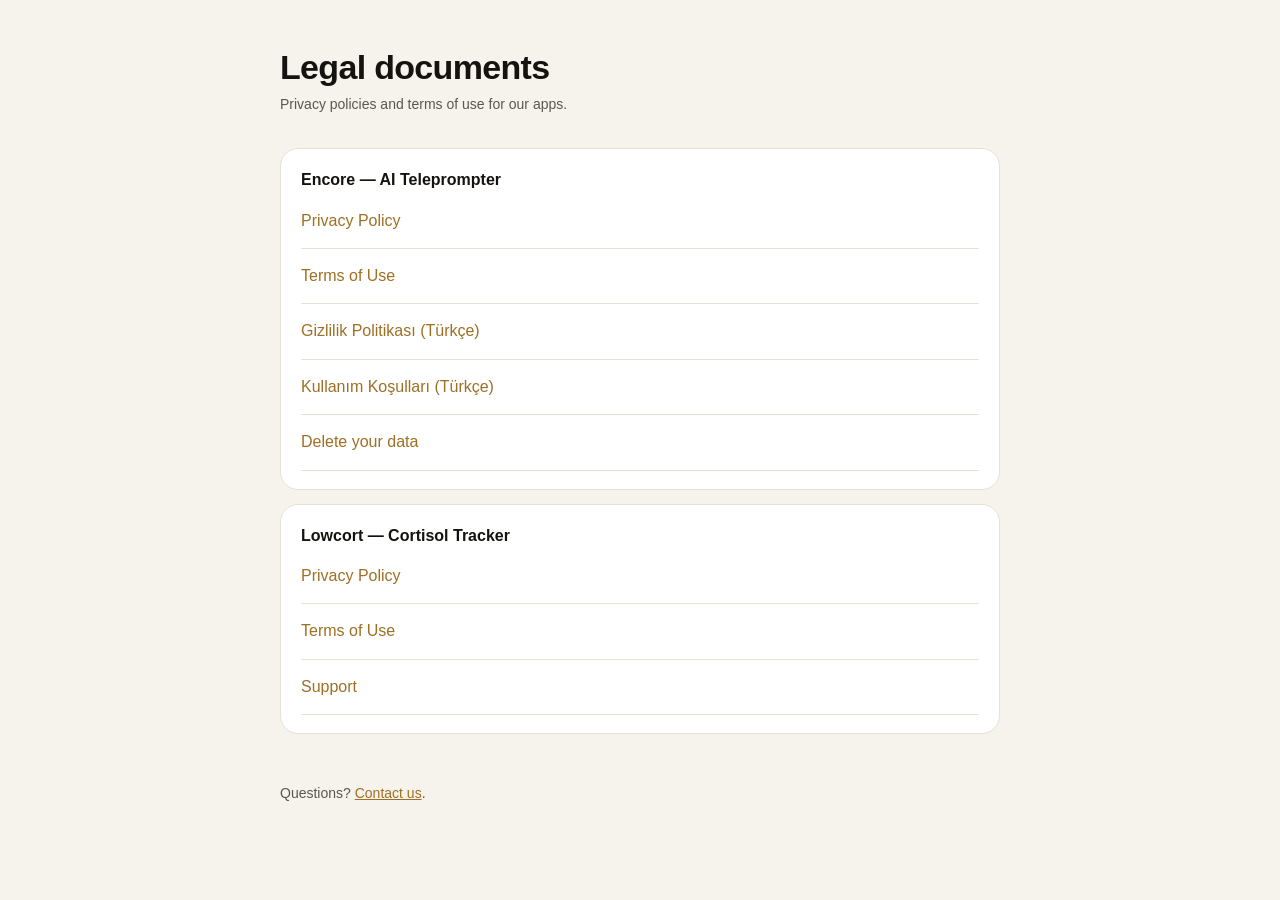
<file: index.html>
<!doctype html>
<html lang="en">
<head>
  <meta charset="utf-8">
  <meta name="viewport" content="width=device-width, initial-scale=1">
  <title>Legal — Apps</title>
  <link rel="stylesheet" href="assets/style.css">
</head>
<body>
<main>
  <h1>Legal documents</h1>
  <p class="updated">Privacy policies and terms of use for our apps.</p>
  <div class="card apps">
    <strong>Encore — AI Teleprompter</strong>
    <a href="encore/privacy.html">Privacy Policy</a>
    <a href="encore/terms.html">Terms of Use</a>
    <a href="encore/privacy-tr.html">Gizlilik Politikası (Türkçe)</a>
    <a href="encore/terms-tr.html">Kullanım Koşulları (Türkçe)</a>
    <a href="encore/delete-data.html">Delete your data</a>
  </div>
  <div class="card apps">
    <strong>Lowcort — Cortisol Tracker</strong>
    <a href="lowcort/privacy.html">Privacy Policy</a>
    <a href="lowcort/terms.html">Terms of Use</a>
    <a href="lowcort/support.html">Support</a>
  </div>
  <footer>Questions? <a href="https://github.com/isml/apps-legal/issues">Contact us</a>.</footer>
</main>
</body>
</html>
</file>
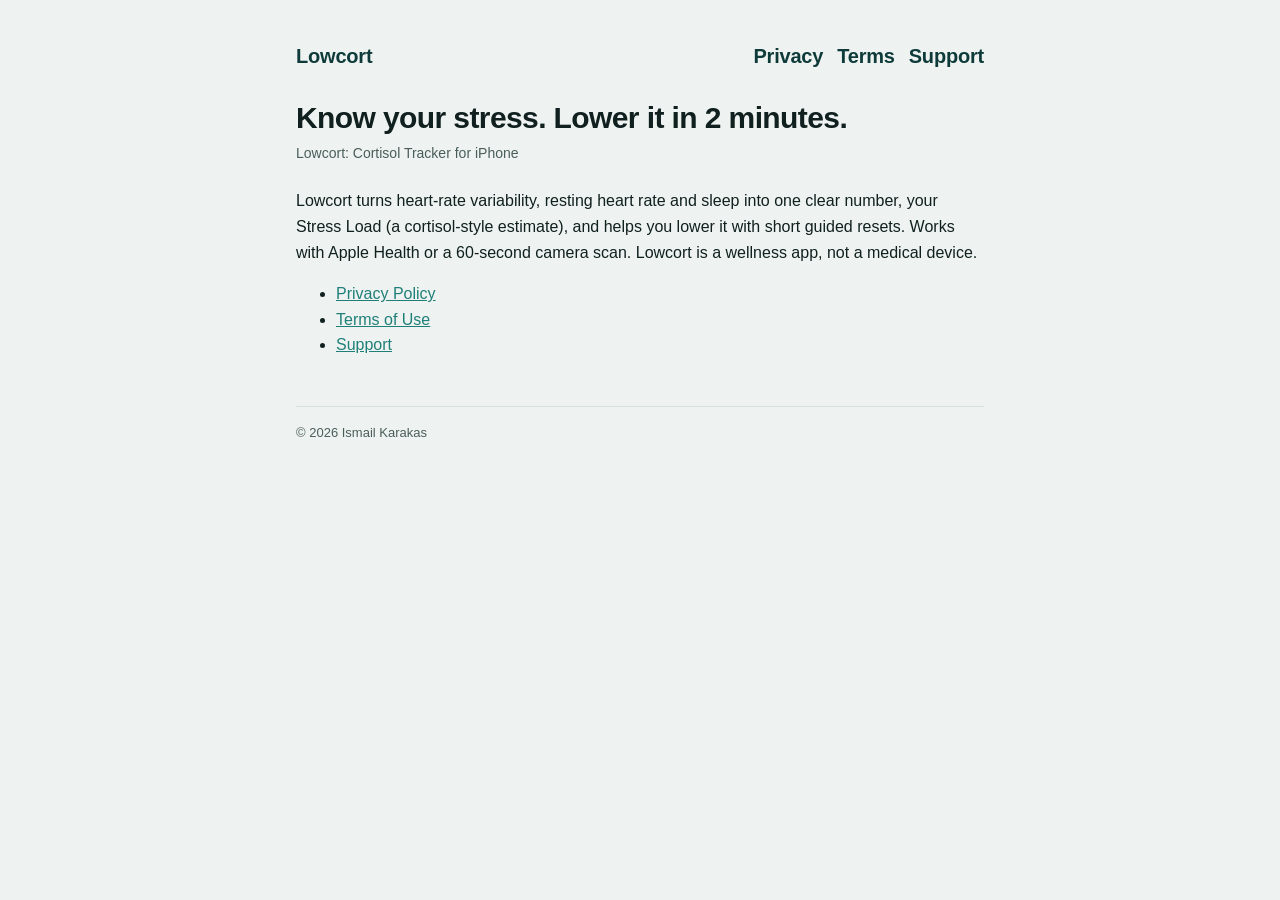
<file: lowcort/index.html>
<!doctype html>
<html lang="en">
<head>
<meta charset="utf-8">
<meta name="viewport" content="width=device-width, initial-scale=1">
<title>Lowcort</title>
<link rel="stylesheet" href="style.css">
</head>
<body>
<main>
<header class="brand"><a href="index.html">Lowcort</a>
<nav><a href="privacy.html">Privacy</a><a href="terms.html">Terms</a><a href="support.html">Support</a></nav></header>
<h1>Know your stress. Lower it in 2 minutes.</h1>
<p class="meta">Lowcort: Cortisol Tracker for iPhone</p>
<p>Lowcort turns heart-rate variability, resting heart rate and sleep into one clear number, your Stress Load (a cortisol-style estimate), and helps you lower it with short guided resets. Works with Apple Health or a 60-second camera scan. Lowcort is a wellness app, not a medical device.</p>
<ul>
<li><a href="privacy.html">Privacy Policy</a></li>
<li><a href="terms.html">Terms of Use</a></li>
<li><a href="support.html">Support</a></li>
</ul>
<footer>© 2026 Ismail Karakas</footer>
</main>
</body>
</html>
</file>
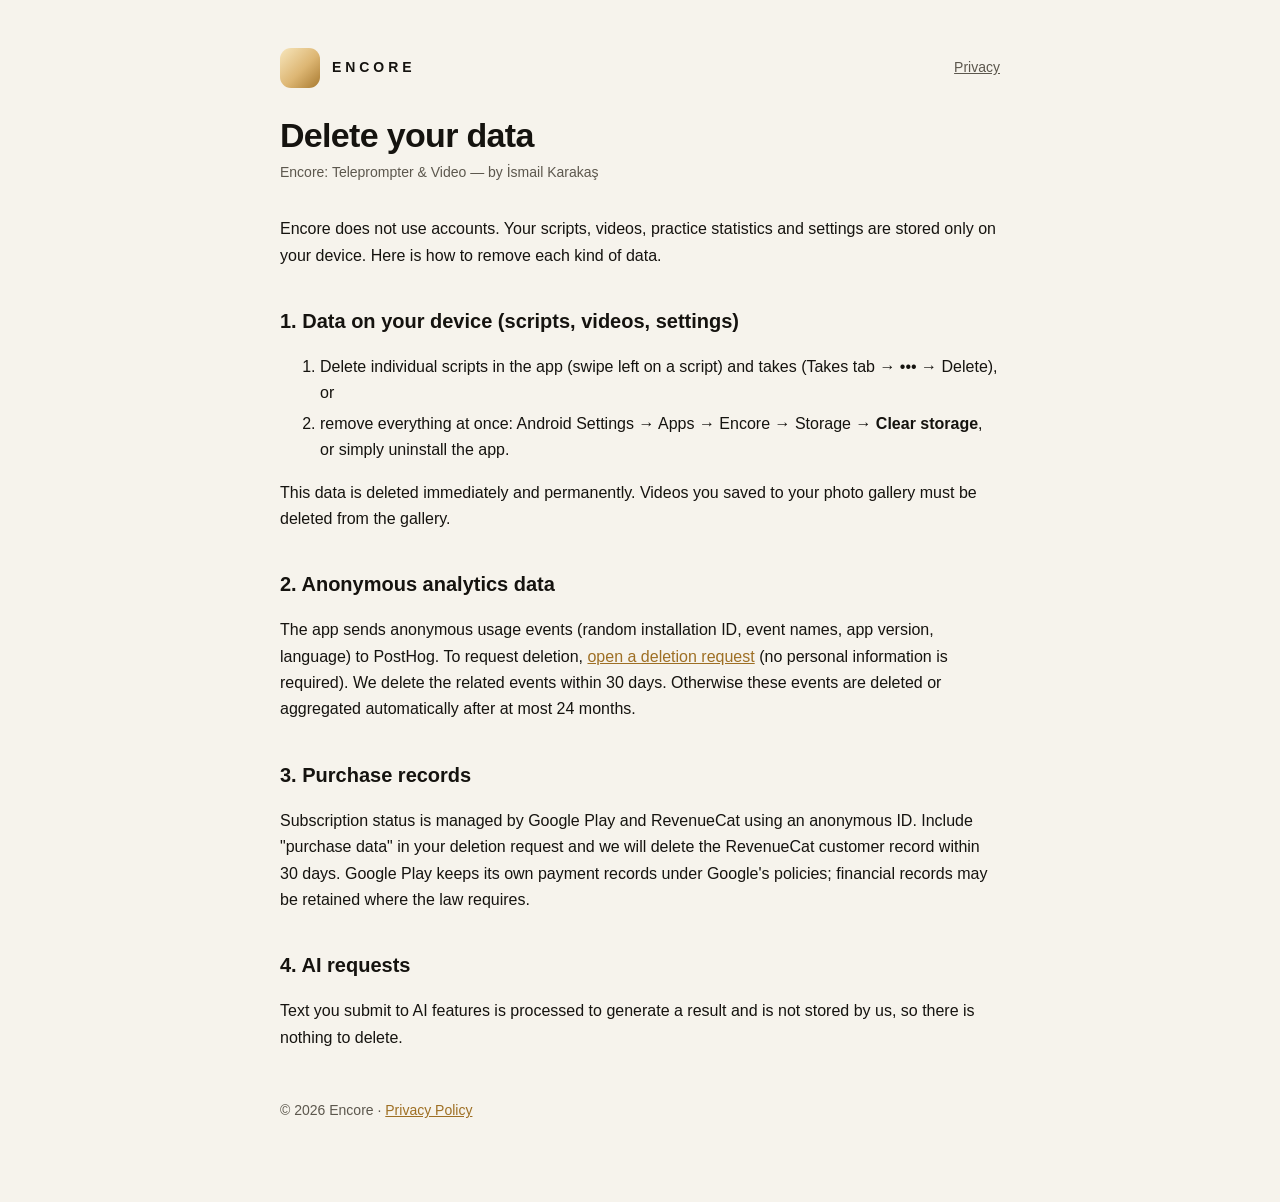
<file: encore/delete-data.html>
<!doctype html>
<html lang="en">
<head>
  <meta charset="utf-8">
  <meta name="viewport" content="width=device-width, initial-scale=1">
  <title>Encore — Delete your data</title>
  <link rel="stylesheet" href="../assets/style.css">
</head>
<body>
<main>
  <header>
    <div class="mark"></div><span class="brand">ENCORE</span>
    <nav class="lang"><a href="privacy.html">Privacy</a></nav>
  </header>

  <h1>Delete your data</h1>
  <p class="updated">Encore: Teleprompter &amp; Video — by İsmail Karakaş</p>

  <p>Encore does not use accounts. Your scripts, videos, practice statistics and settings are stored only on
  your device. Here is how to remove each kind of data.</p>

  <h2>1. Data on your device (scripts, videos, settings)</h2>
  <ol>
    <li>Delete individual scripts in the app (swipe left on a script) and takes (Takes tab → ••• → Delete), or</li>
    <li>remove everything at once: Android Settings → Apps → Encore → Storage → <strong>Clear storage</strong>,
      or simply uninstall the app.</li>
  </ol>
  <p>This data is deleted immediately and permanently. Videos you saved to your photo gallery must be deleted
  from the gallery.</p>

  <h2>2. Anonymous analytics data</h2>
  <p>The app sends anonymous usage events (random installation ID, event names, app version, language) to
  PostHog. To request deletion, <a href="https://github.com/isml/apps-legal/issues/new?title=Encore%20data%20deletion%20request">open a deletion request</a>
  (no personal information is required). We delete the related events within 30 days. Otherwise these events are
  deleted or aggregated automatically after at most 24 months.</p>

  <h2>3. Purchase records</h2>
  <p>Subscription status is managed by Google Play and RevenueCat using an anonymous ID. Include "purchase
  data" in your deletion request and we will delete the RevenueCat customer record within 30 days. Google Play
  keeps its own payment records under Google's policies; financial records may be retained where the law requires.</p>

  <h2>4. AI requests</h2>
  <p>Text you submit to AI features is processed to generate a result and is not stored by us, so there is
  nothing to delete.</p>

  <footer>© 2026 Encore · <a href="privacy.html">Privacy Policy</a></footer>
</main>
</body>
</html>
</file>
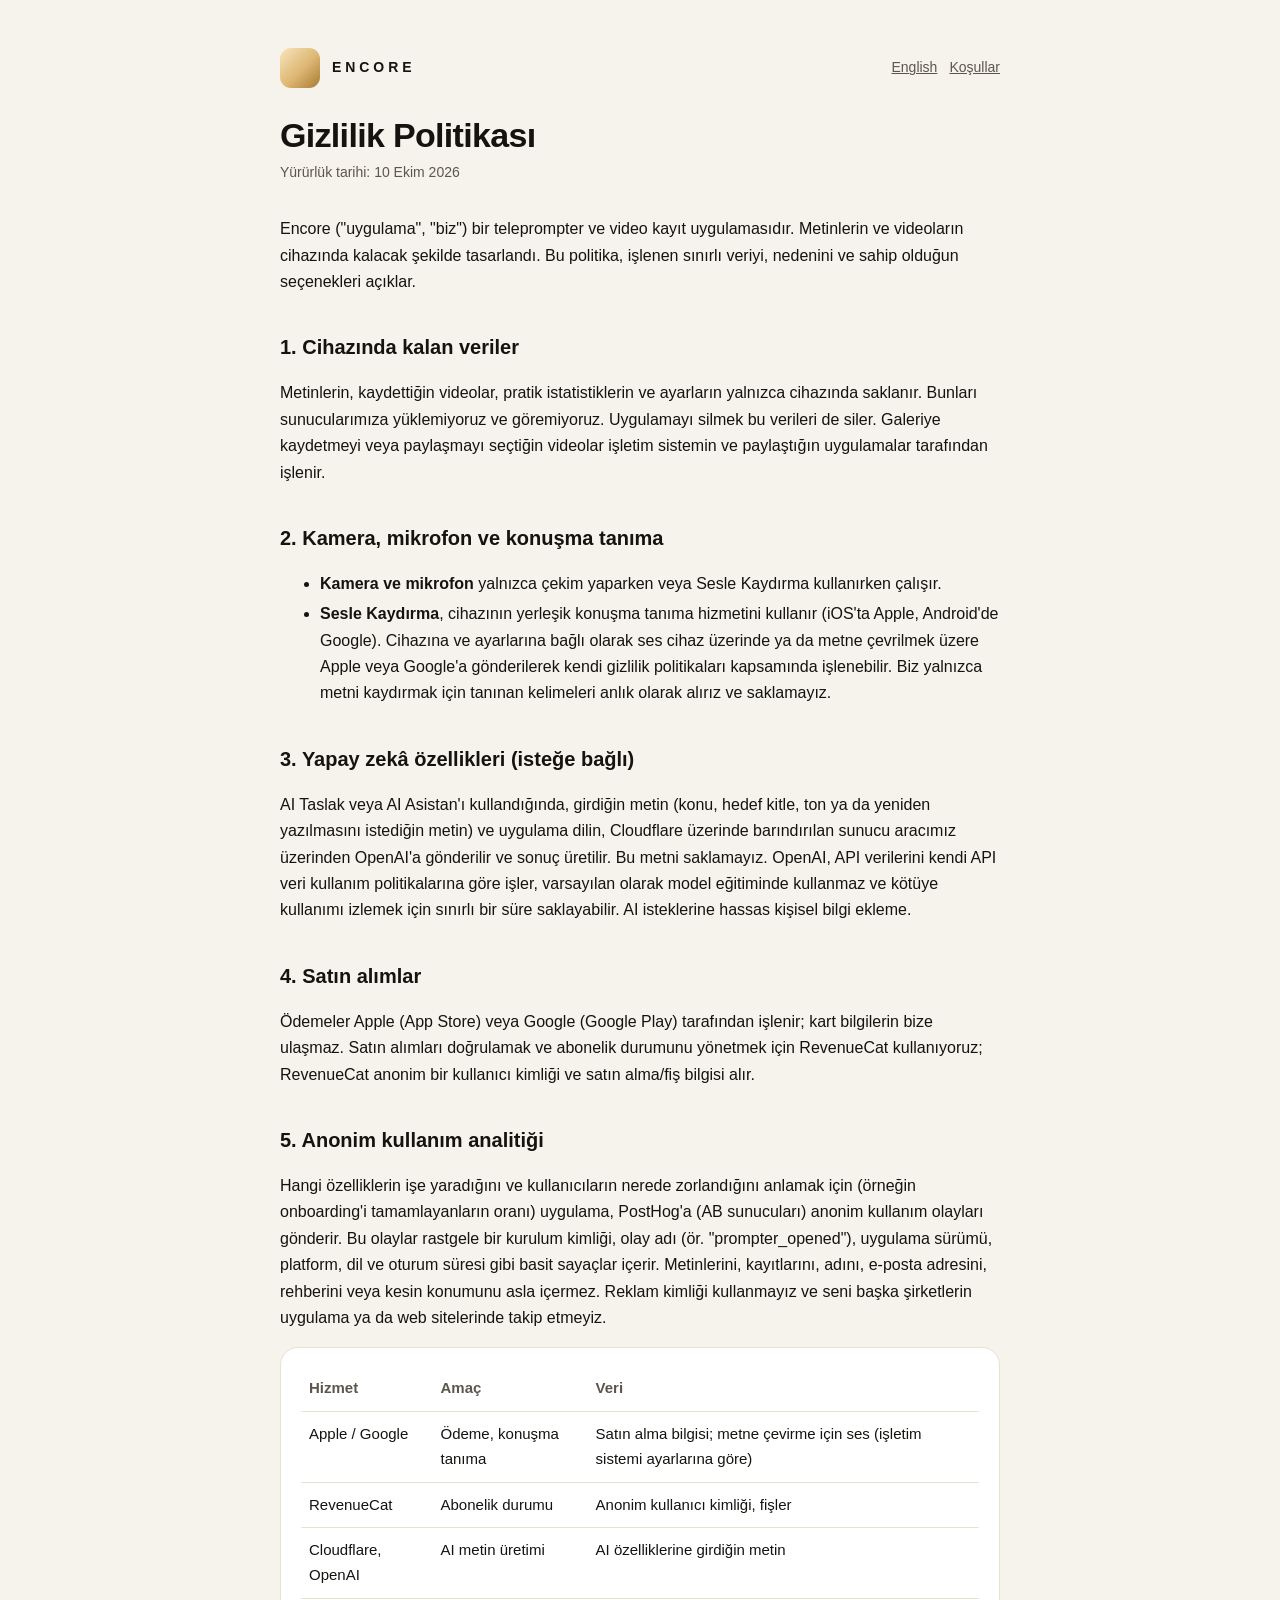
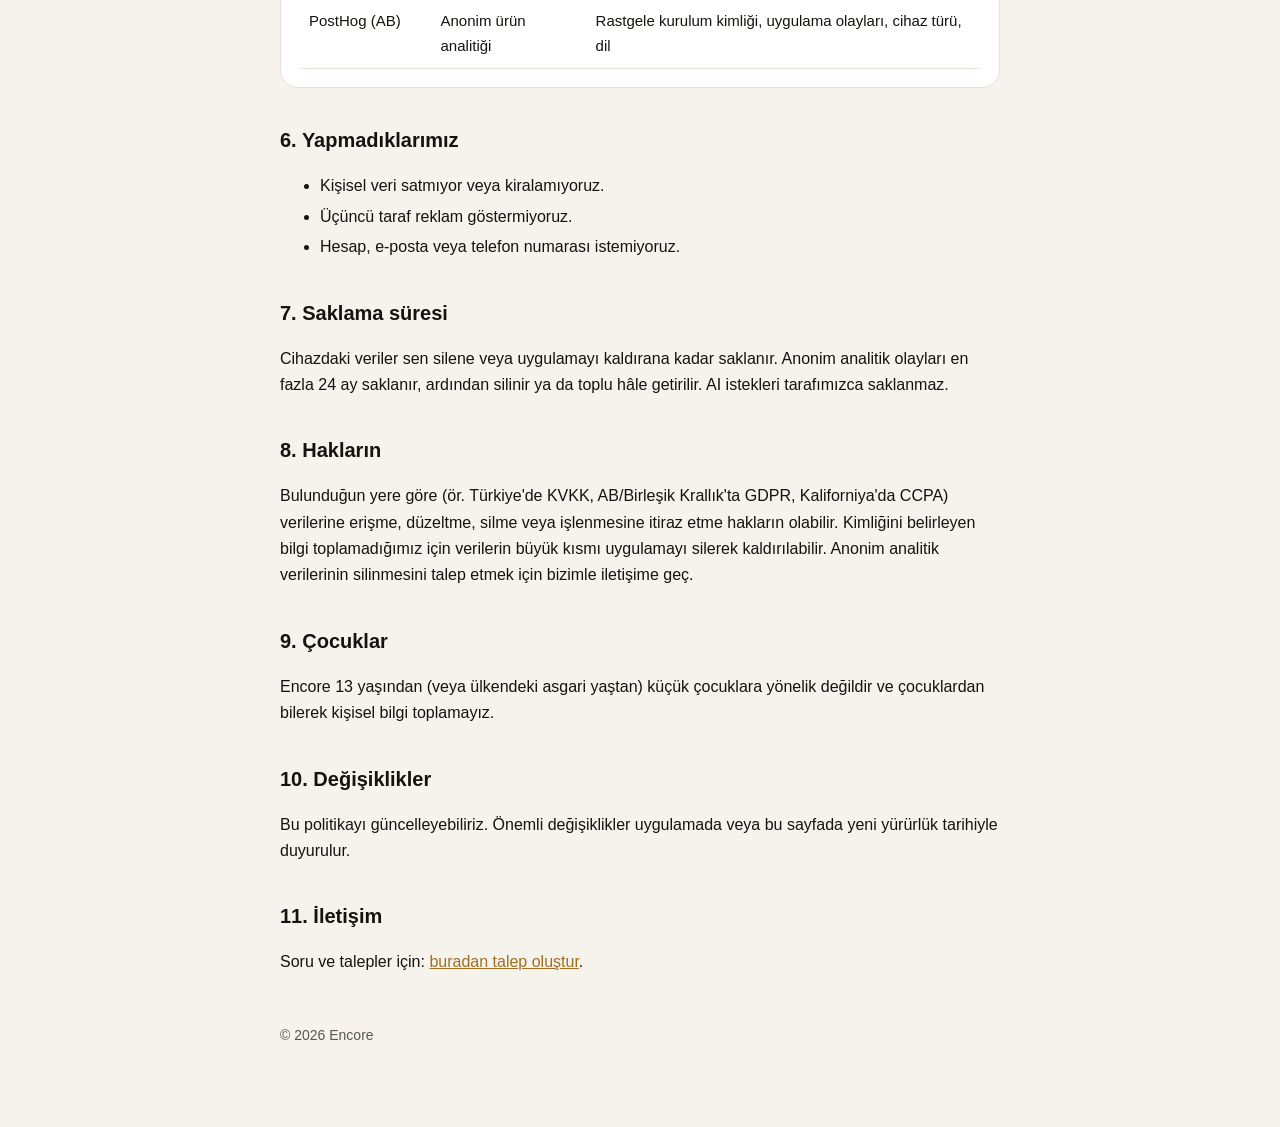
<file: encore/privacy-tr.html>
<!doctype html>
<html lang="tr">
<head>
  <meta charset="utf-8">
  <meta name="viewport" content="width=device-width, initial-scale=1">
  <title>Encore — Gizlilik Politikası</title>
  <link rel="stylesheet" href="../assets/style.css">
</head>
<body>
<main>
  <header>
    <div class="mark"></div><span class="brand">ENCORE</span>
    <nav class="lang"><a href="privacy.html">English</a><a href="terms-tr.html">Koşullar</a></nav>
  </header>

  <h1>Gizlilik Politikası</h1>
  <p class="updated">Yürürlük tarihi: 10 Ekim 2026</p>

  <p>Encore ("uygulama", "biz") bir teleprompter ve video kayıt uygulamasıdır. Metinlerin ve videoların cihazında
  kalacak şekilde tasarlandı. Bu politika, işlenen sınırlı veriyi, nedenini ve sahip olduğun seçenekleri açıklar.</p>

  <h2>1. Cihazında kalan veriler</h2>
  <p>Metinlerin, kaydettiğin videolar, pratik istatistiklerin ve ayarların yalnızca cihazında saklanır. Bunları
  sunucularımıza yüklemiyoruz ve göremiyoruz. Uygulamayı silmek bu verileri de siler. Galeriye kaydetmeyi veya
  paylaşmayı seçtiğin videolar işletim sistemin ve paylaştığın uygulamalar tarafından işlenir.</p>

  <h2>2. Kamera, mikrofon ve konuşma tanıma</h2>
  <ul>
    <li><strong>Kamera ve mikrofon</strong> yalnızca çekim yaparken veya Sesle Kaydırma kullanırken çalışır.</li>
    <li><strong>Sesle Kaydırma</strong>, cihazının yerleşik konuşma tanıma hizmetini kullanır (iOS'ta Apple, Android'de
      Google). Cihazına ve ayarlarına bağlı olarak ses cihaz üzerinde ya da metne çevrilmek üzere Apple veya Google'a
      gönderilerek kendi gizlilik politikaları kapsamında işlenebilir. Biz yalnızca metni kaydırmak için tanınan
      kelimeleri anlık olarak alırız ve saklamayız.</li>
  </ul>

  <h2>3. Yapay zekâ özellikleri (isteğe bağlı)</h2>
  <p>AI Taslak veya AI Asistan'ı kullandığında, girdiğin metin (konu, hedef kitle, ton ya da yeniden yazılmasını
  istediğin metin) ve uygulama dilin, Cloudflare üzerinde barındırılan sunucu aracımız üzerinden OpenAI'a gönderilir
  ve sonuç üretilir. Bu metni saklamayız. OpenAI, API verilerini kendi API veri kullanım politikalarına göre işler,
  varsayılan olarak model eğitiminde kullanmaz ve kötüye kullanımı izlemek için sınırlı bir süre saklayabilir.
  AI isteklerine hassas kişisel bilgi ekleme.</p>

  <h2>4. Satın alımlar</h2>
  <p>Ödemeler Apple (App Store) veya Google (Google Play) tarafından işlenir; kart bilgilerin bize ulaşmaz. Satın
  alımları doğrulamak ve abonelik durumunu yönetmek için RevenueCat kullanıyoruz; RevenueCat anonim bir kullanıcı
  kimliği ve satın alma/fiş bilgisi alır.</p>

  <h2>5. Anonim kullanım analitiği</h2>
  <p>Hangi özelliklerin işe yaradığını ve kullanıcıların nerede zorlandığını anlamak için (örneğin onboarding'i
  tamamlayanların oranı) uygulama, PostHog'a (AB sunucuları) anonim kullanım olayları gönderir. Bu olaylar rastgele
  bir kurulum kimliği, olay adı (ör. "prompter_opened"), uygulama sürümü, platform, dil ve oturum süresi gibi basit
  sayaçlar içerir. Metinlerini, kayıtlarını, adını, e-posta adresini, rehberini veya kesin konumunu asla içermez.
  Reklam kimliği kullanmayız ve seni başka şirketlerin uygulama ya da web sitelerinde takip etmeyiz.</p>

  <div class="card">
    <table>
      <tr><th>Hizmet</th><th>Amaç</th><th>Veri</th></tr>
      <tr><td>Apple / Google</td><td>Ödeme, konuşma tanıma</td><td>Satın alma bilgisi; metne çevirme için ses (işletim sistemi ayarlarına göre)</td></tr>
      <tr><td>RevenueCat</td><td>Abonelik durumu</td><td>Anonim kullanıcı kimliği, fişler</td></tr>
      <tr><td>Cloudflare, OpenAI</td><td>AI metin üretimi</td><td>AI özelliklerine girdiğin metin</td></tr>
      <tr><td>PostHog (AB)</td><td>Anonim ürün analitiği</td><td>Rastgele kurulum kimliği, uygulama olayları, cihaz türü, dil</td></tr>
    </table>
  </div>

  <h2>6. Yapmadıklarımız</h2>
  <ul>
    <li>Kişisel veri satmıyor veya kiralamıyoruz.</li>
    <li>Üçüncü taraf reklam göstermiyoruz.</li>
    <li>Hesap, e-posta veya telefon numarası istemiyoruz.</li>
  </ul>

  <h2>7. Saklama süresi</h2>
  <p>Cihazdaki veriler sen silene veya uygulamayı kaldırana kadar saklanır. Anonim analitik olayları en fazla 24 ay
  saklanır, ardından silinir ya da toplu hâle getirilir. AI istekleri tarafımızca saklanmaz.</p>

  <h2>8. Hakların</h2>
  <p>Bulunduğun yere göre (ör. Türkiye'de KVKK, AB/Birleşik Krallık'ta GDPR, Kaliforniya'da CCPA) verilerine erişme,
  düzeltme, silme veya işlenmesine itiraz etme hakların olabilir. Kimliğini belirleyen bilgi toplamadığımız için
  verilerin büyük kısmı uygulamayı silerek kaldırılabilir. Anonim analitik verilerinin silinmesini talep etmek için
  bizimle iletişime geç.</p>

  <h2>9. Çocuklar</h2>
  <p>Encore 13 yaşından (veya ülkendeki asgari yaştan) küçük çocuklara yönelik değildir ve çocuklardan bilerek kişisel
  bilgi toplamayız.</p>

  <h2>10. Değişiklikler</h2>
  <p>Bu politikayı güncelleyebiliriz. Önemli değişiklikler uygulamada veya bu sayfada yeni yürürlük tarihiyle
  duyurulur.</p>

  <h2>11. İletişim</h2>
  <p>Soru ve talepler için: <a href="https://github.com/isml/apps-legal/issues">buradan talep oluştur</a>.</p>

  <footer>© 2026 Encore</footer>
</main>
</body>
</html>
</file>
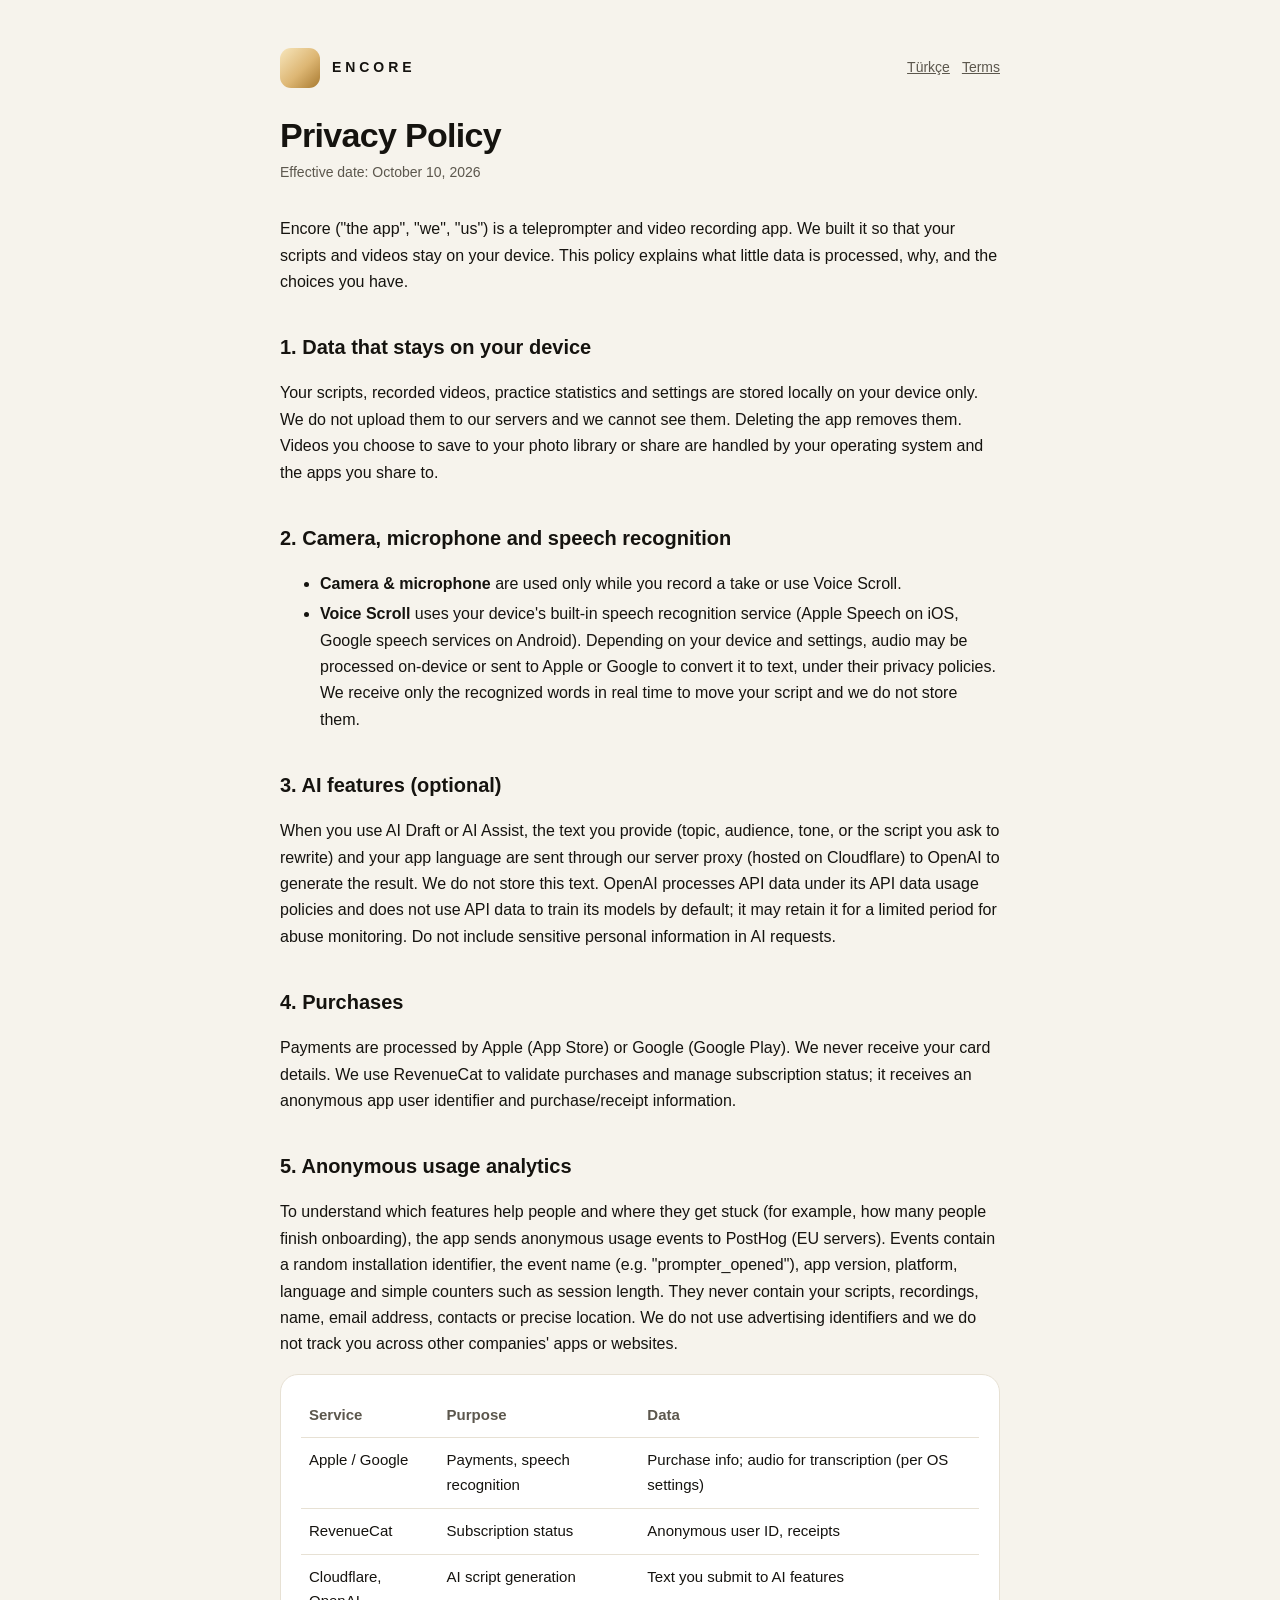
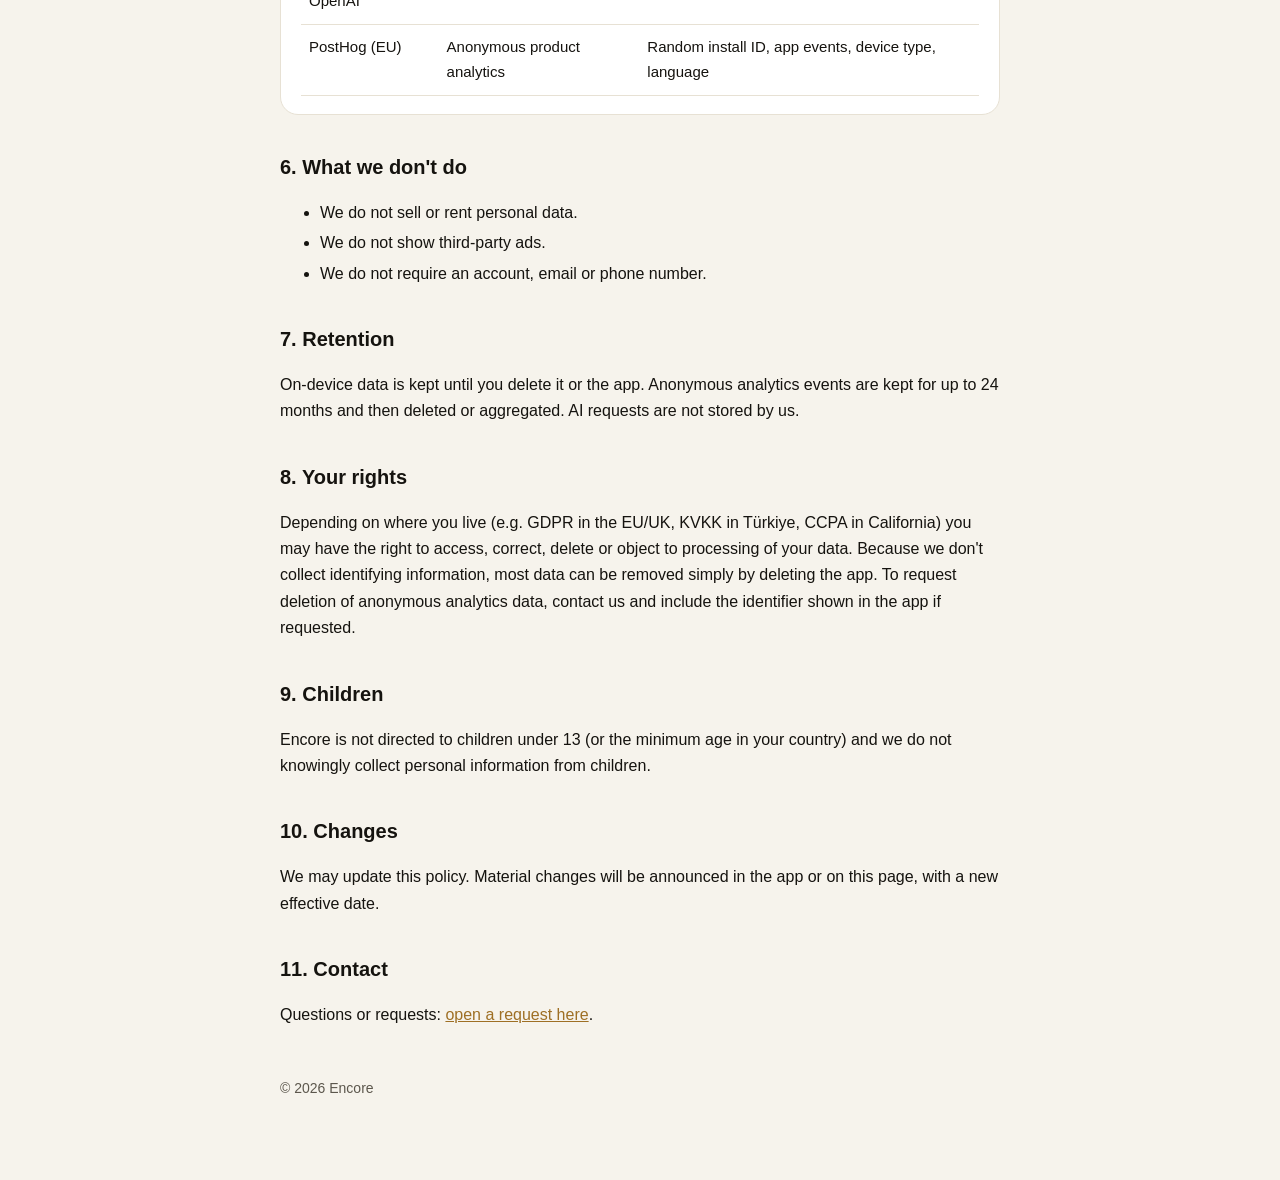
<file: encore/privacy.html>
<!doctype html>
<html lang="en">
<head>
  <meta charset="utf-8">
  <meta name="viewport" content="width=device-width, initial-scale=1">
  <title>Encore — Privacy Policy</title>
  <link rel="stylesheet" href="../assets/style.css">
</head>
<body>
<main>
  <header>
    <div class="mark"></div><span class="brand">ENCORE</span>
    <nav class="lang"><a href="privacy-tr.html">Türkçe</a><a href="terms.html">Terms</a></nav>
  </header>

  <h1>Privacy Policy</h1>
  <p class="updated">Effective date: October 10, 2026</p>

  <p>Encore ("the app", "we", "us") is a teleprompter and video recording app. We built it so that your
  scripts and videos stay on your device. This policy explains what little data is processed, why, and the
  choices you have.</p>

  <h2>1. Data that stays on your device</h2>
  <p>Your scripts, recorded videos, practice statistics and settings are stored locally on your device only.
  We do not upload them to our servers and we cannot see them. Deleting the app removes them. Videos you
  choose to save to your photo library or share are handled by your operating system and the apps you share to.</p>

  <h2>2. Camera, microphone and speech recognition</h2>
  <ul>
    <li><strong>Camera &amp; microphone</strong> are used only while you record a take or use Voice Scroll.</li>
    <li><strong>Voice Scroll</strong> uses your device's built-in speech recognition service (Apple Speech on
      iOS, Google speech services on Android). Depending on your device and settings, audio may be processed
      on-device or sent to Apple or Google to convert it to text, under their privacy policies. We receive
      only the recognized words in real time to move your script and we do not store them.</li>
  </ul>

  <h2>3. AI features (optional)</h2>
  <p>When you use AI Draft or AI Assist, the text you provide (topic, audience, tone, or the script you ask to
  rewrite) and your app language are sent through our server proxy (hosted on Cloudflare) to OpenAI to generate
  the result. We do not store this text. OpenAI processes API data under its API data usage policies and does
  not use API data to train its models by default; it may retain it for a limited period for abuse monitoring.
  Do not include sensitive personal information in AI requests.</p>

  <h2>4. Purchases</h2>
  <p>Payments are processed by Apple (App Store) or Google (Google Play). We never receive your card details.
  We use RevenueCat to validate purchases and manage subscription status; it receives an anonymous app user
  identifier and purchase/receipt information.</p>

  <h2>5. Anonymous usage analytics</h2>
  <p>To understand which features help people and where they get stuck (for example, how many people finish
  onboarding), the app sends anonymous usage events to PostHog (EU servers). Events contain a random
  installation identifier, the event name (e.g. "prompter_opened"), app version, platform, language and
  simple counters such as session length. They never contain your scripts, recordings, name, email address,
  contacts or precise location. We do not use advertising identifiers and we do not track you across other
  companies' apps or websites.</p>

  <div class="card">
    <table>
      <tr><th>Service</th><th>Purpose</th><th>Data</th></tr>
      <tr><td>Apple / Google</td><td>Payments, speech recognition</td><td>Purchase info; audio for transcription (per OS settings)</td></tr>
      <tr><td>RevenueCat</td><td>Subscription status</td><td>Anonymous user ID, receipts</td></tr>
      <tr><td>Cloudflare, OpenAI</td><td>AI script generation</td><td>Text you submit to AI features</td></tr>
      <tr><td>PostHog (EU)</td><td>Anonymous product analytics</td><td>Random install ID, app events, device type, language</td></tr>
    </table>
  </div>

  <h2>6. What we don't do</h2>
  <ul>
    <li>We do not sell or rent personal data.</li>
    <li>We do not show third-party ads.</li>
    <li>We do not require an account, email or phone number.</li>
  </ul>

  <h2>7. Retention</h2>
  <p>On-device data is kept until you delete it or the app. Anonymous analytics events are kept for up to
  24 months and then deleted or aggregated. AI requests are not stored by us.</p>

  <h2>8. Your rights</h2>
  <p>Depending on where you live (e.g. GDPR in the EU/UK, KVKK in Türkiye, CCPA in California) you may have
  the right to access, correct, delete or object to processing of your data. Because we don't collect
  identifying information, most data can be removed simply by deleting the app. To request deletion of
  anonymous analytics data, contact us and include the identifier shown in the app if requested.</p>

  <h2>9. Children</h2>
  <p>Encore is not directed to children under 13 (or the minimum age in your country) and we do not knowingly
  collect personal information from children.</p>

  <h2>10. Changes</h2>
  <p>We may update this policy. Material changes will be announced in the app or on this page, with a new
  effective date.</p>

  <h2>11. Contact</h2>
  <p>Questions or requests: <a href="https://github.com/isml/apps-legal/issues">open a request here</a>.</p>

  <footer>© 2026 Encore</footer>
</main>
</body>
</html>
</file>
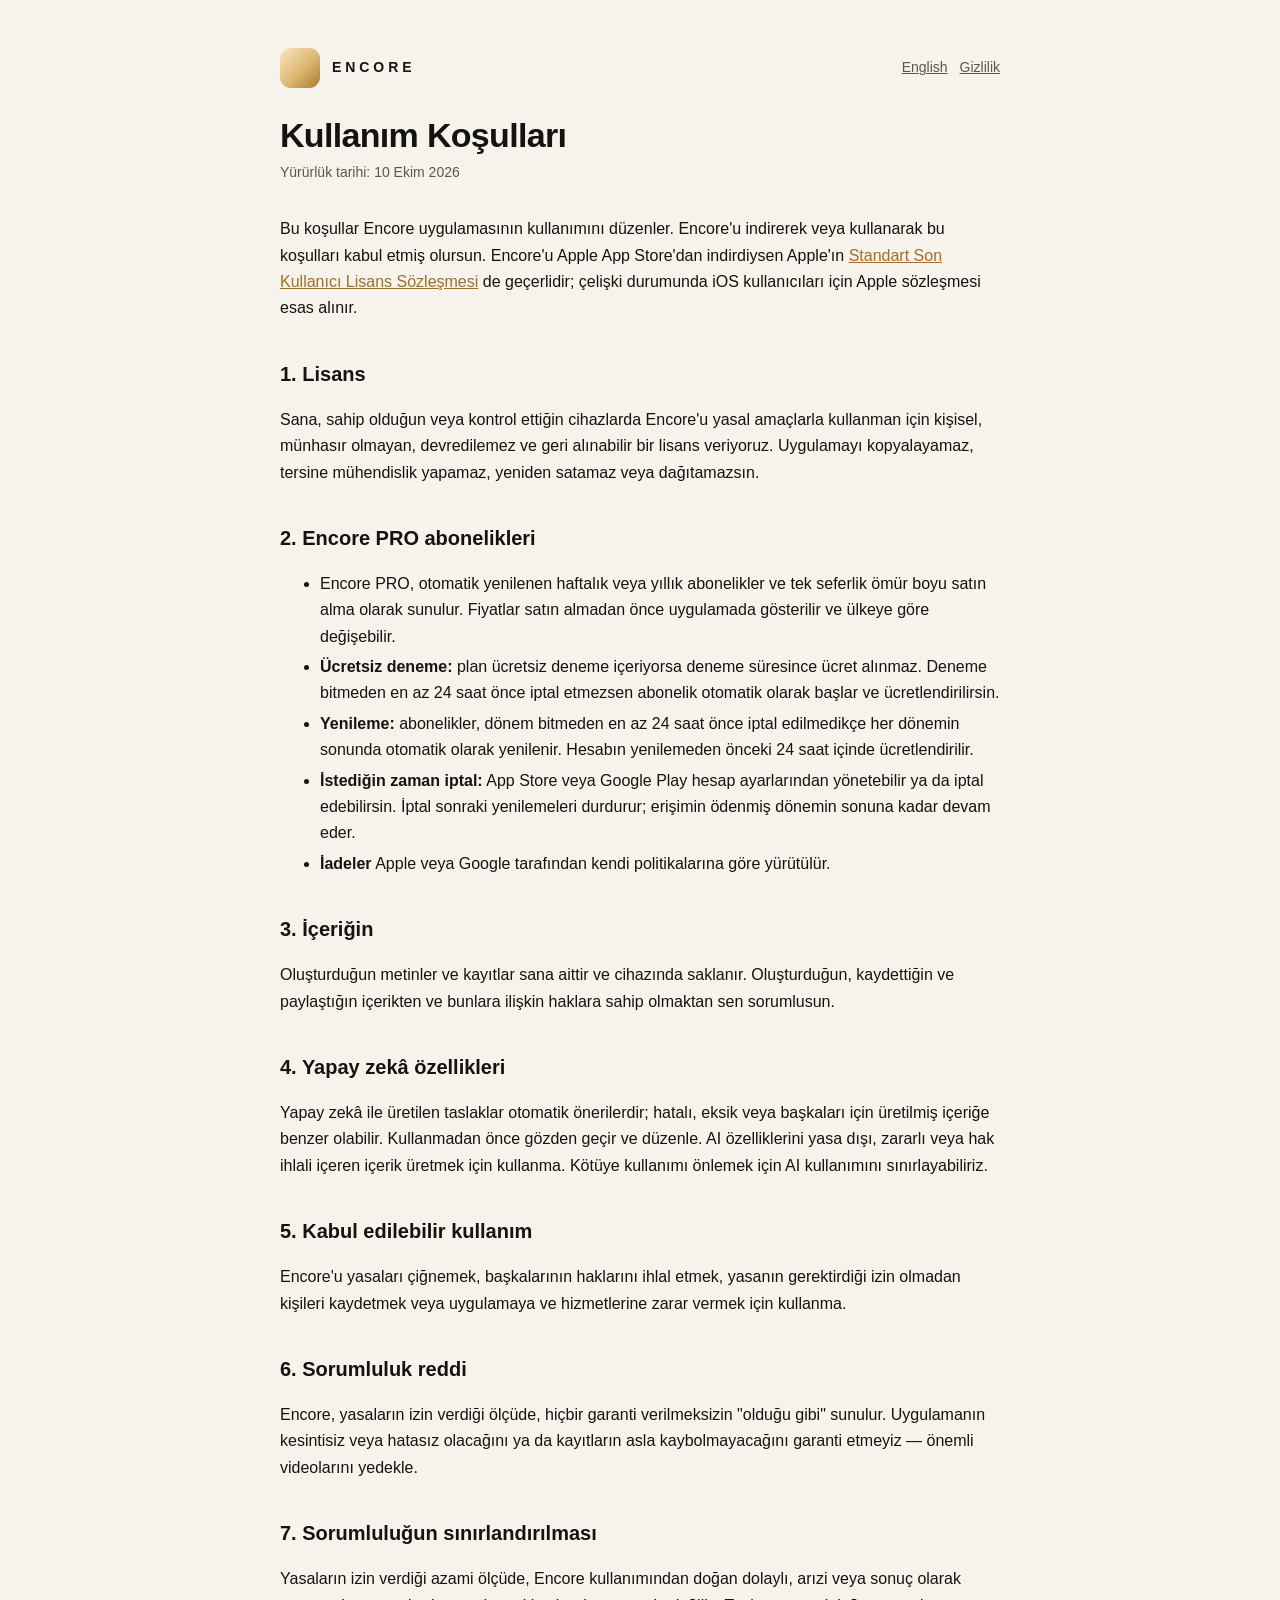
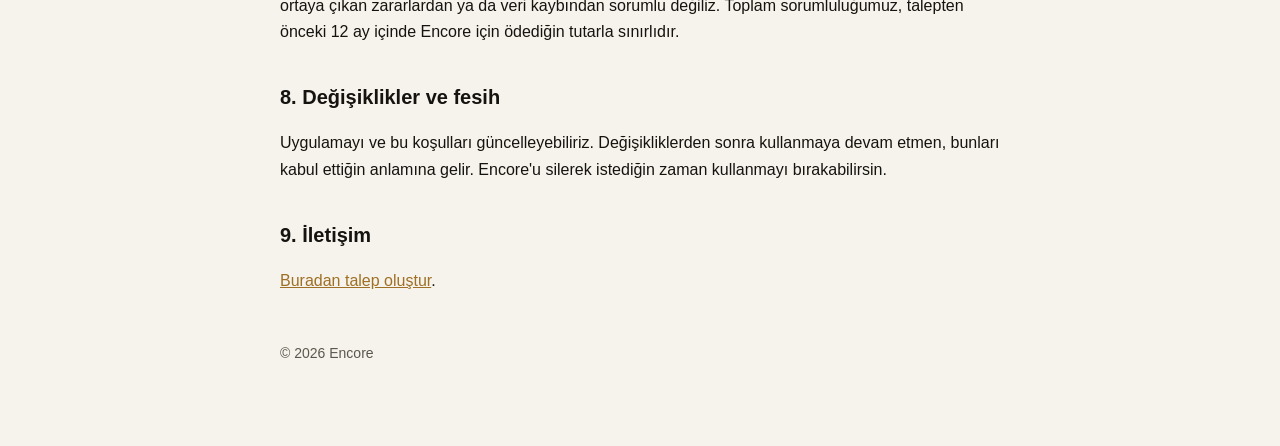
<file: encore/terms-tr.html>
<!doctype html>
<html lang="tr">
<head>
  <meta charset="utf-8">
  <meta name="viewport" content="width=device-width, initial-scale=1">
  <title>Encore — Kullanım Koşulları</title>
  <link rel="stylesheet" href="../assets/style.css">
</head>
<body>
<main>
  <header>
    <div class="mark"></div><span class="brand">ENCORE</span>
    <nav class="lang"><a href="terms.html">English</a><a href="privacy-tr.html">Gizlilik</a></nav>
  </header>

  <h1>Kullanım Koşulları</h1>
  <p class="updated">Yürürlük tarihi: 10 Ekim 2026</p>

  <p>Bu koşullar Encore uygulamasının kullanımını düzenler. Encore'u indirerek veya kullanarak bu koşulları kabul
  etmiş olursun. Encore'u Apple App Store'dan indirdiysen Apple'ın
  <a href="https://www.apple.com/legal/internet-services/itunes/dev/stdeula/">Standart Son Kullanıcı Lisans Sözleşmesi</a>
  de geçerlidir; çelişki durumunda iOS kullanıcıları için Apple sözleşmesi esas alınır.</p>

  <h2>1. Lisans</h2>
  <p>Sana, sahip olduğun veya kontrol ettiğin cihazlarda Encore'u yasal amaçlarla kullanman için kişisel, münhasır
  olmayan, devredilemez ve geri alınabilir bir lisans veriyoruz. Uygulamayı kopyalayamaz, tersine mühendislik
  yapamaz, yeniden satamaz veya dağıtamazsın.</p>

  <h2>2. Encore PRO abonelikleri</h2>
  <ul>
    <li>Encore PRO, otomatik yenilenen haftalık veya yıllık abonelikler ve tek seferlik ömür boyu satın alma olarak
      sunulur. Fiyatlar satın almadan önce uygulamada gösterilir ve ülkeye göre değişebilir.</li>
    <li><strong>Ücretsiz deneme:</strong> plan ücretsiz deneme içeriyorsa deneme süresince ücret alınmaz. Deneme
      bitmeden en az 24 saat önce iptal etmezsen abonelik otomatik olarak başlar ve ücretlendirilirsin.</li>
    <li><strong>Yenileme:</strong> abonelikler, dönem bitmeden en az 24 saat önce iptal edilmedikçe her dönemin sonunda
      otomatik olarak yenilenir. Hesabın yenilemeden önceki 24 saat içinde ücretlendirilir.</li>
    <li><strong>İstediğin zaman iptal:</strong> App Store veya Google Play hesap ayarlarından yönetebilir ya da iptal
      edebilirsin. İptal sonraki yenilemeleri durdurur; erişimin ödenmiş dönemin sonuna kadar devam eder.</li>
    <li><strong>İadeler</strong> Apple veya Google tarafından kendi politikalarına göre yürütülür.</li>
  </ul>

  <h2>3. İçeriğin</h2>
  <p>Oluşturduğun metinler ve kayıtlar sana aittir ve cihazında saklanır. Oluşturduğun, kaydettiğin ve paylaştığın
  içerikten ve bunlara ilişkin haklara sahip olmaktan sen sorumlusun.</p>

  <h2>4. Yapay zekâ özellikleri</h2>
  <p>Yapay zekâ ile üretilen taslaklar otomatik önerilerdir; hatalı, eksik veya başkaları için üretilmiş içeriğe
  benzer olabilir. Kullanmadan önce gözden geçir ve düzenle. AI özelliklerini yasa dışı, zararlı veya hak ihlali
  içeren içerik üretmek için kullanma. Kötüye kullanımı önlemek için AI kullanımını sınırlayabiliriz.</p>

  <h2>5. Kabul edilebilir kullanım</h2>
  <p>Encore'u yasaları çiğnemek, başkalarının haklarını ihlal etmek, yasanın gerektirdiği izin olmadan kişileri
  kaydetmek veya uygulamaya ve hizmetlerine zarar vermek için kullanma.</p>

  <h2>6. Sorumluluk reddi</h2>
  <p>Encore, yasaların izin verdiği ölçüde, hiçbir garanti verilmeksizin "olduğu gibi" sunulur. Uygulamanın kesintisiz
  veya hatasız olacağını ya da kayıtların asla kaybolmayacağını garanti etmeyiz — önemli videolarını yedekle.</p>

  <h2>7. Sorumluluğun sınırlandırılması</h2>
  <p>Yasaların izin verdiği azami ölçüde, Encore kullanımından doğan dolaylı, arızi veya sonuç olarak ortaya çıkan
  zararlardan ya da veri kaybından sorumlu değiliz. Toplam sorumluluğumuz, talepten önceki 12 ay içinde Encore için
  ödediğin tutarla sınırlıdır.</p>

  <h2>8. Değişiklikler ve fesih</h2>
  <p>Uygulamayı ve bu koşulları güncelleyebiliriz. Değişikliklerden sonra kullanmaya devam etmen, bunları kabul ettiğin
  anlamına gelir. Encore'u silerek istediğin zaman kullanmayı bırakabilirsin.</p>

  <h2>9. İletişim</h2>
  <p><a href="https://github.com/isml/apps-legal/issues">Buradan talep oluştur</a>.</p>

  <footer>© 2026 Encore</footer>
</main>
</body>
</html>
</file>
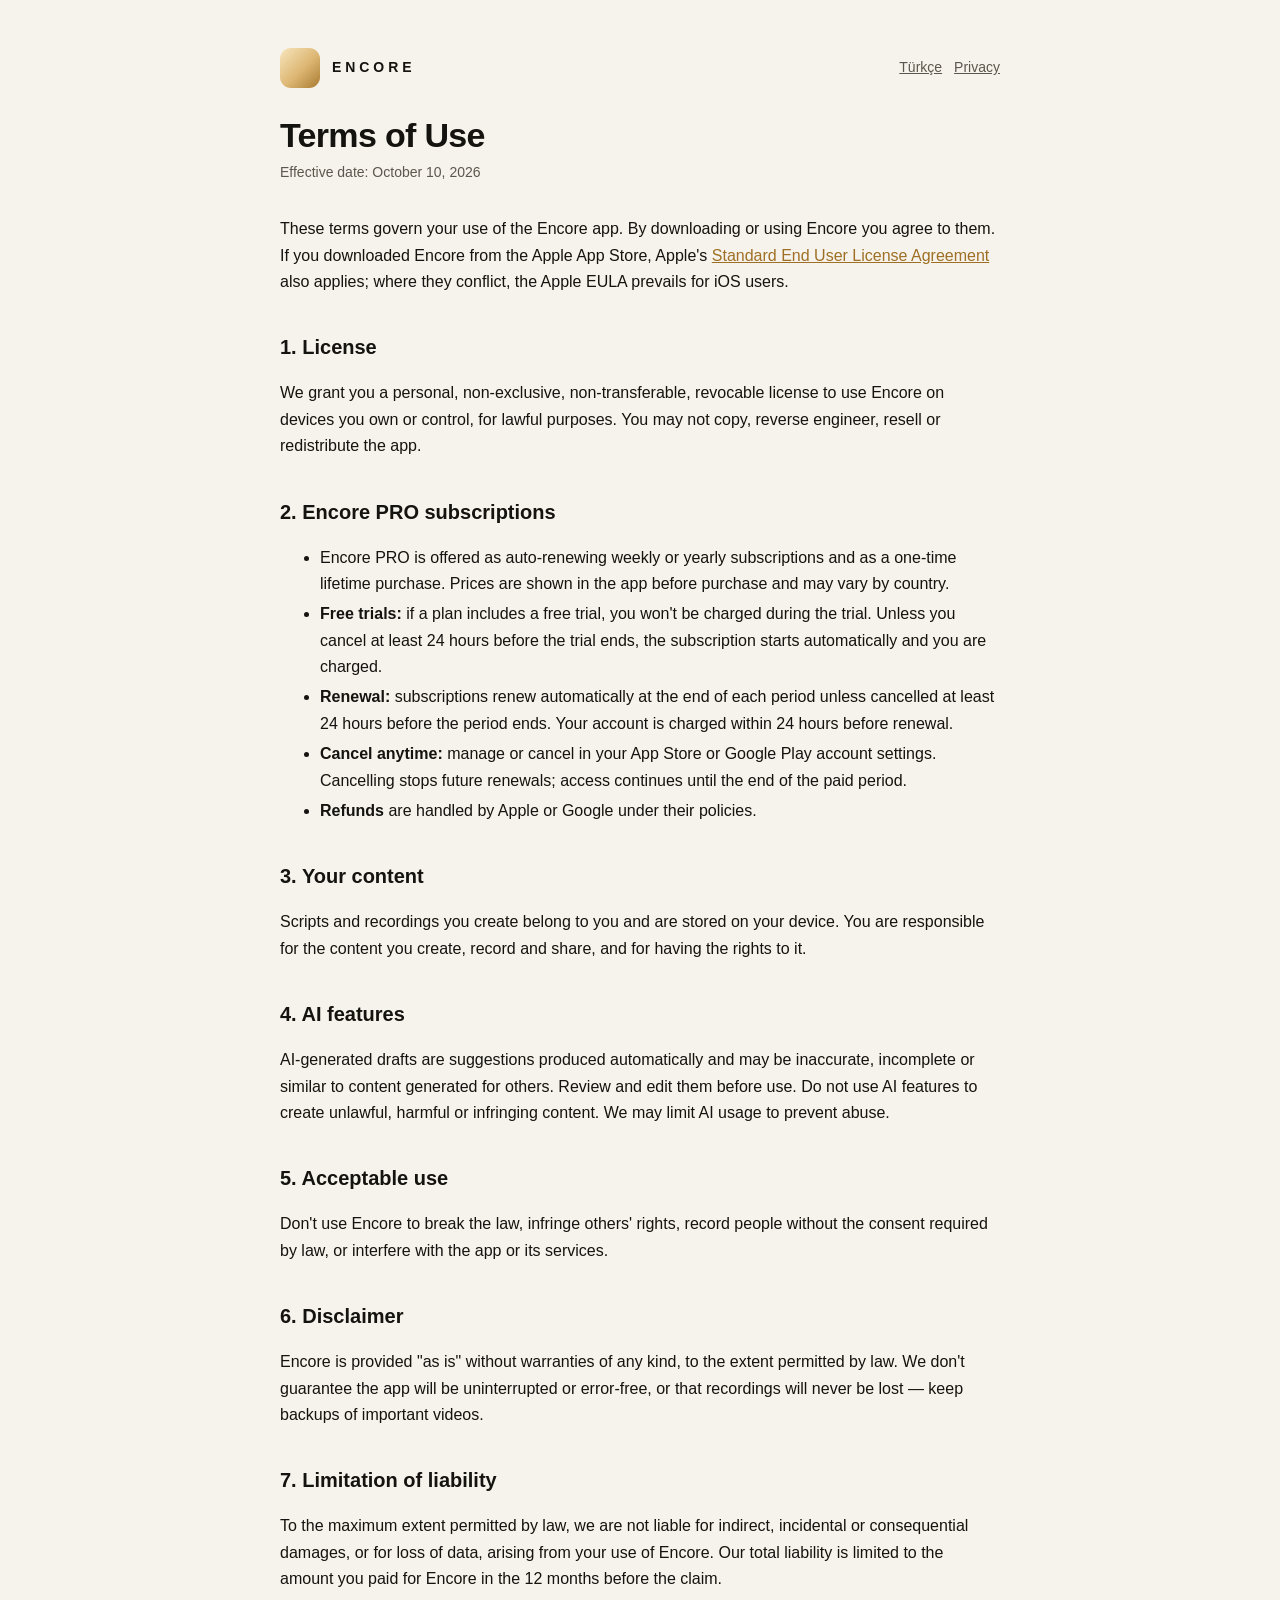
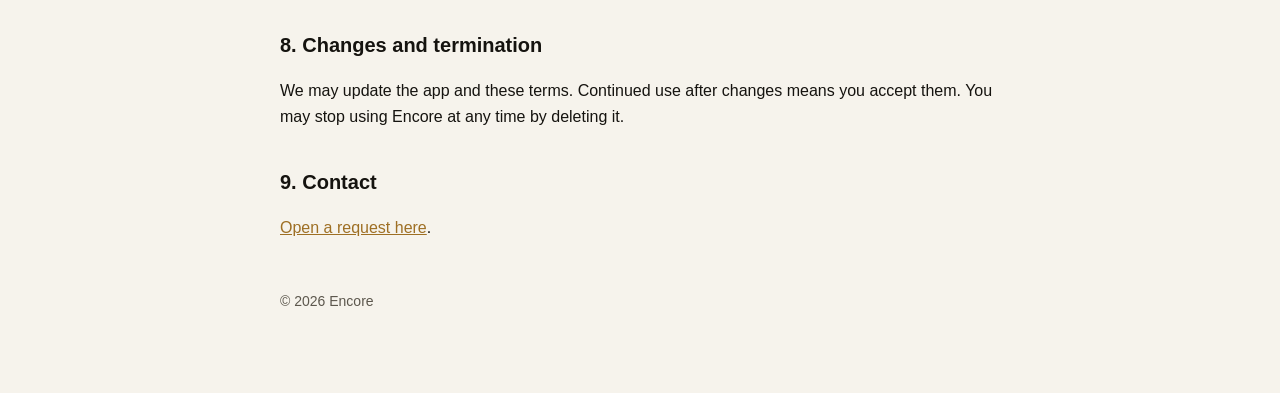
<file: encore/terms.html>
<!doctype html>
<html lang="en">
<head>
  <meta charset="utf-8">
  <meta name="viewport" content="width=device-width, initial-scale=1">
  <title>Encore — Terms of Use</title>
  <link rel="stylesheet" href="../assets/style.css">
</head>
<body>
<main>
  <header>
    <div class="mark"></div><span class="brand">ENCORE</span>
    <nav class="lang"><a href="terms-tr.html">Türkçe</a><a href="privacy.html">Privacy</a></nav>
  </header>

  <h1>Terms of Use</h1>
  <p class="updated">Effective date: October 10, 2026</p>

  <p>These terms govern your use of the Encore app. By downloading or using Encore you agree to them. If you
  downloaded Encore from the Apple App Store, Apple's
  <a href="https://www.apple.com/legal/internet-services/itunes/dev/stdeula/">Standard End User License Agreement</a>
  also applies; where they conflict, the Apple EULA prevails for iOS users.</p>

  <h2>1. License</h2>
  <p>We grant you a personal, non-exclusive, non-transferable, revocable license to use Encore on devices you
  own or control, for lawful purposes. You may not copy, reverse engineer, resell or redistribute the app.</p>

  <h2>2. Encore PRO subscriptions</h2>
  <ul>
    <li>Encore PRO is offered as auto-renewing weekly or yearly subscriptions and as a one-time lifetime purchase.
      Prices are shown in the app before purchase and may vary by country.</li>
    <li><strong>Free trials:</strong> if a plan includes a free trial, you won't be charged during the trial. Unless
      you cancel at least 24 hours before the trial ends, the subscription starts automatically and you are charged.</li>
    <li><strong>Renewal:</strong> subscriptions renew automatically at the end of each period unless cancelled at least
      24 hours before the period ends. Your account is charged within 24 hours before renewal.</li>
    <li><strong>Cancel anytime:</strong> manage or cancel in your App Store or Google Play account settings. Cancelling
      stops future renewals; access continues until the end of the paid period.</li>
    <li><strong>Refunds</strong> are handled by Apple or Google under their policies.</li>
  </ul>

  <h2>3. Your content</h2>
  <p>Scripts and recordings you create belong to you and are stored on your device. You are responsible for the
  content you create, record and share, and for having the rights to it.</p>

  <h2>4. AI features</h2>
  <p>AI-generated drafts are suggestions produced automatically and may be inaccurate, incomplete or similar to
  content generated for others. Review and edit them before use. Do not use AI features to create unlawful,
  harmful or infringing content. We may limit AI usage to prevent abuse.</p>

  <h2>5. Acceptable use</h2>
  <p>Don't use Encore to break the law, infringe others' rights, record people without the consent required by
  law, or interfere with the app or its services.</p>

  <h2>6. Disclaimer</h2>
  <p>Encore is provided "as is" without warranties of any kind, to the extent permitted by law. We don't guarantee
  the app will be uninterrupted or error-free, or that recordings will never be lost — keep backups of important
  videos.</p>

  <h2>7. Limitation of liability</h2>
  <p>To the maximum extent permitted by law, we are not liable for indirect, incidental or consequential damages,
  or for loss of data, arising from your use of Encore. Our total liability is limited to the amount you paid for
  Encore in the 12 months before the claim.</p>

  <h2>8. Changes and termination</h2>
  <p>We may update the app and these terms. Continued use after changes means you accept them. You may stop using
  Encore at any time by deleting it.</p>

  <h2>9. Contact</h2>
  <p><a href="https://github.com/isml/apps-legal/issues">Open a request here</a>.</p>

  <footer>© 2026 Encore</footer>
</main>
</body>
</html>
</file>
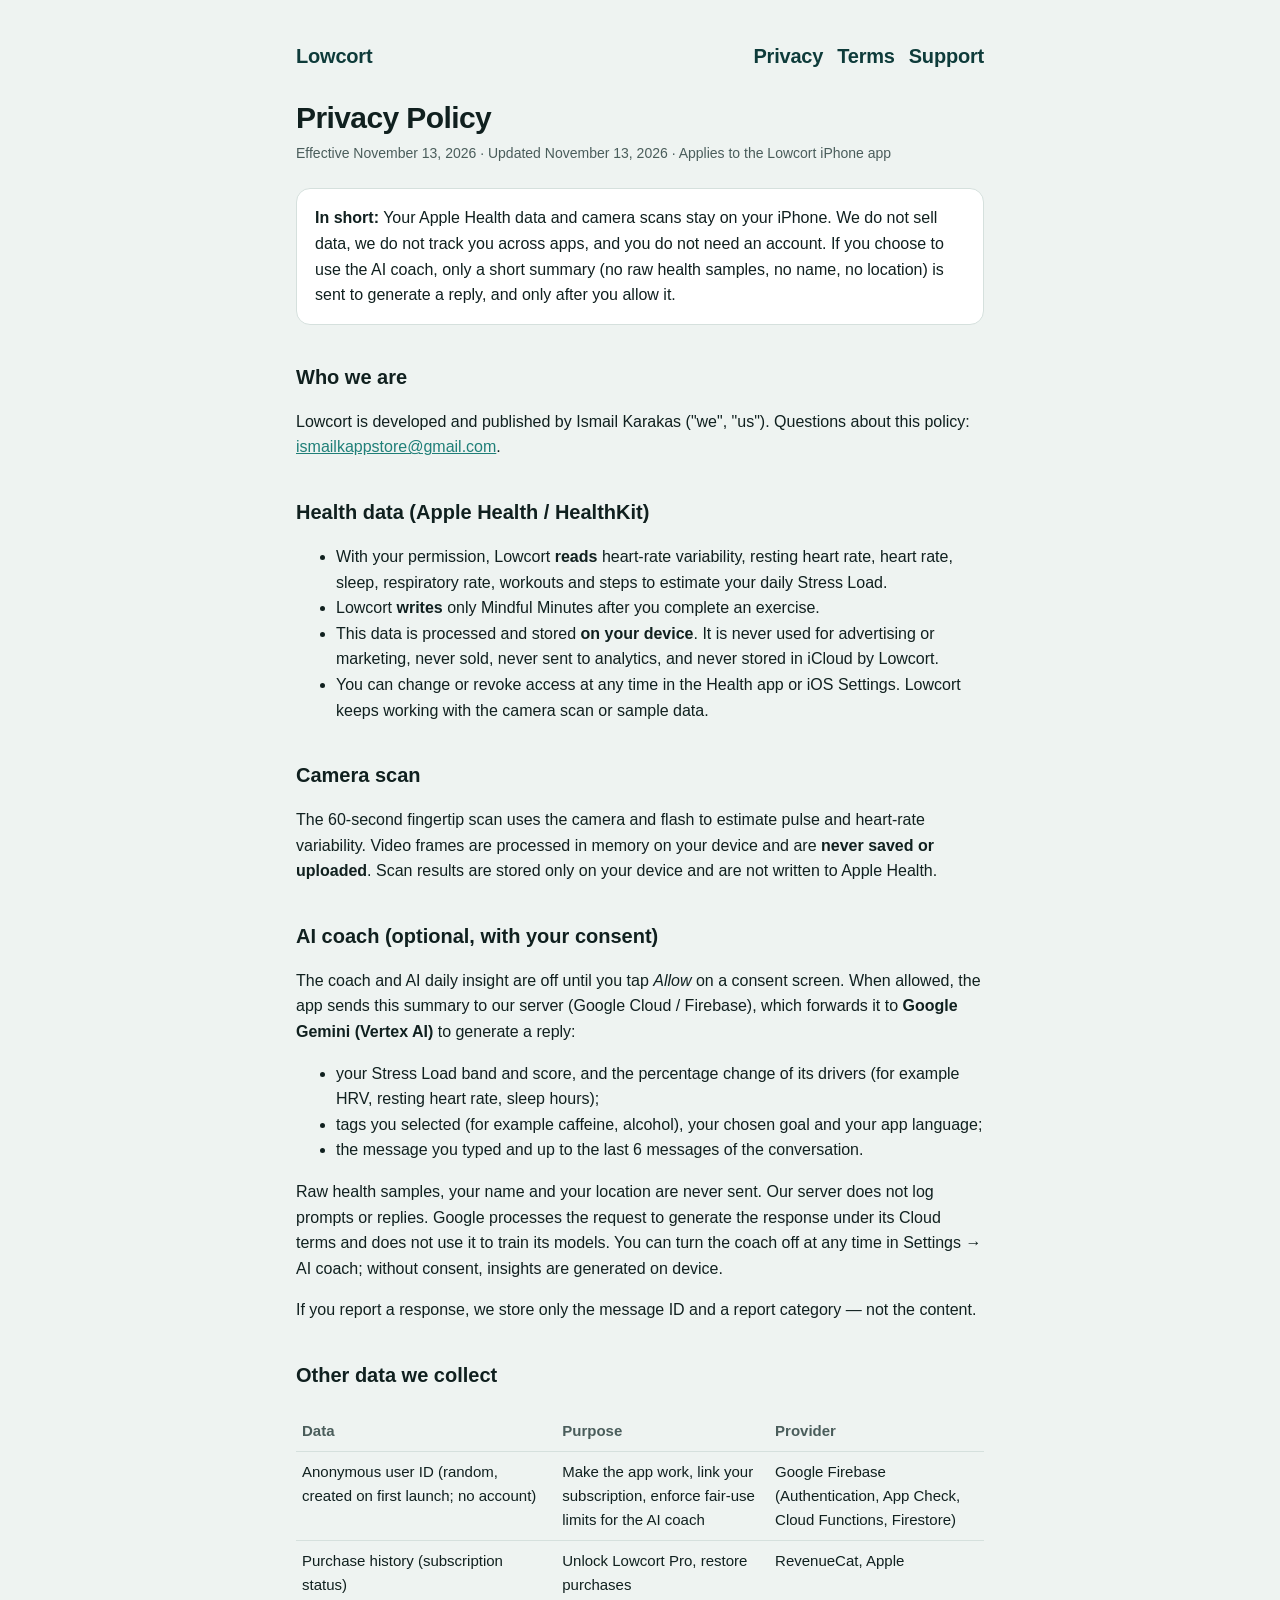
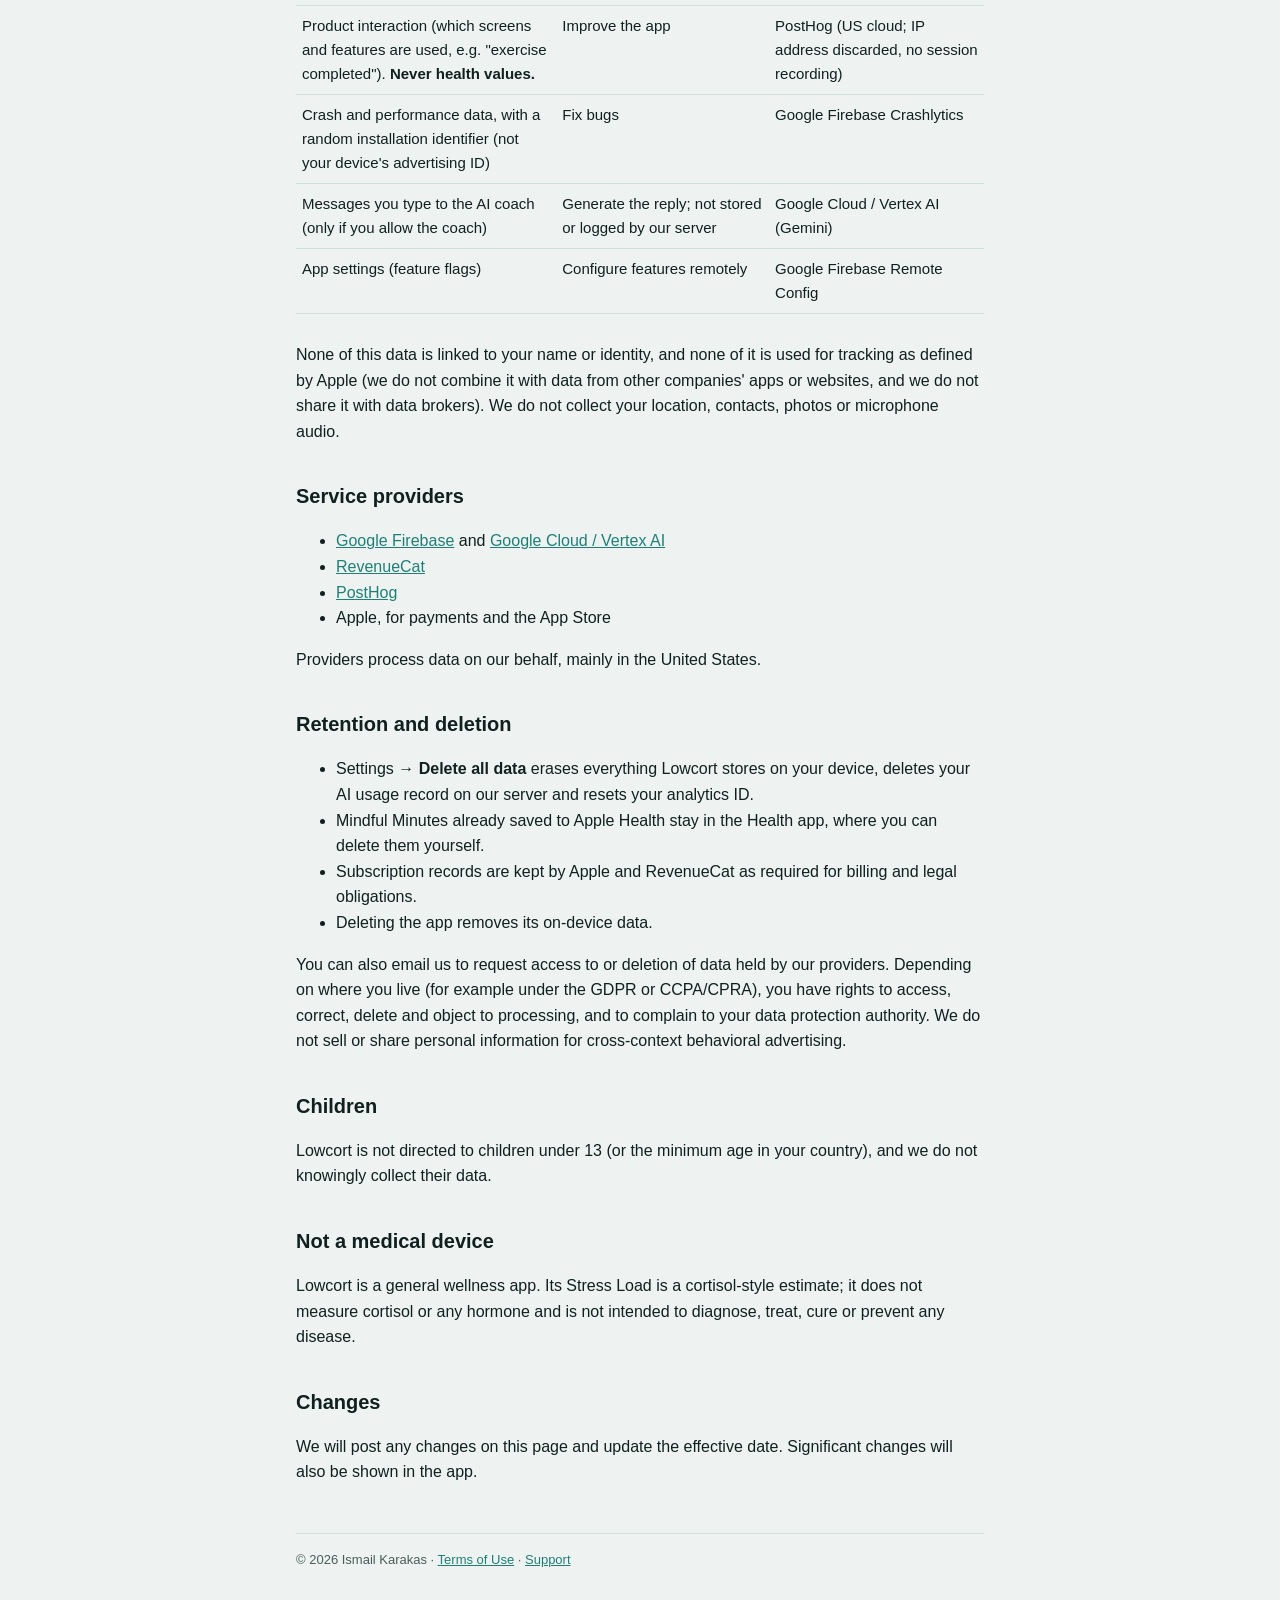
<file: lowcort/privacy.html>
<!doctype html>
<html lang="en">
<head>
<meta charset="utf-8">
<meta name="viewport" content="width=device-width, initial-scale=1">
<title>Lowcort Privacy Policy</title>
<link rel="stylesheet" href="style.css">
</head>
<body>
<main>
<header class="brand"><a href="index.html">Lowcort</a>
<nav><a href="privacy.html">Privacy</a><a href="terms.html">Terms</a><a href="support.html">Support</a></nav></header>

<h1>Privacy Policy</h1>
<p class="meta">Effective November 13, 2026 · Updated November 13, 2026 · Applies to the Lowcort iPhone app</p>

<div class="card">
<strong>In short:</strong> Your Apple Health data and camera scans stay on your iPhone. We do not sell data, we do not track you across apps, and you do not need an account. If you choose to use the AI coach, only a short summary (no raw health samples, no name, no location) is sent to generate a reply, and only after you allow it.
</div>

<h2>Who we are</h2>
<p>Lowcort is developed and published by Ismail Karakas ("we", "us"). Questions about this policy: <a href="mailto:ismailkappstore@gmail.com">ismailkappstore@gmail.com</a>.</p>

<h2>Health data (Apple Health / HealthKit)</h2>
<ul>
<li>With your permission, Lowcort <strong>reads</strong> heart-rate variability, resting heart rate, heart rate, sleep, respiratory rate, workouts and steps to estimate your daily Stress Load.</li>
<li>Lowcort <strong>writes</strong> only Mindful Minutes after you complete an exercise.</li>
<li>This data is processed and stored <strong>on your device</strong>. It is never used for advertising or marketing, never sold, never sent to analytics, and never stored in iCloud by Lowcort.</li>
<li>You can change or revoke access at any time in the Health app or iOS Settings. Lowcort keeps working with the camera scan or sample data.</li>
</ul>

<h2>Camera scan</h2>
<p>The 60-second fingertip scan uses the camera and flash to estimate pulse and heart-rate variability. Video frames are processed in memory on your device and are <strong>never saved or uploaded</strong>. Scan results are stored only on your device and are not written to Apple Health.</p>

<h2>AI coach (optional, with your consent)</h2>
<p>The coach and AI daily insight are off until you tap <em>Allow</em> on a consent screen. When allowed, the app sends this summary to our server (Google Cloud / Firebase), which forwards it to <strong>Google Gemini (Vertex AI)</strong> to generate a reply:</p>
<ul>
<li>your Stress Load band and score, and the percentage change of its drivers (for example HRV, resting heart rate, sleep hours);</li>
<li>tags you selected (for example caffeine, alcohol), your chosen goal and your app language;</li>
<li>the message you typed and up to the last 6 messages of the conversation.</li>
</ul>
<p>Raw health samples, your name and your location are never sent. Our server does not log prompts or replies. Google processes the request to generate the response under its Cloud terms and does not use it to train its models. You can turn the coach off at any time in Settings → AI coach; without consent, insights are generated on device.</p>
<p>If you report a response, we store only the message ID and a report category — not the content.</p>

<h2>Other data we collect</h2>
<div class="table-wrap">
<table>
<tr><th>Data</th><th>Purpose</th><th>Provider</th></tr>
<tr><td>Anonymous user ID (random, created on first launch; no account)</td><td>Make the app work, link your subscription, enforce fair-use limits for the AI coach</td><td>Google Firebase (Authentication, App Check, Cloud Functions, Firestore)</td></tr>
<tr><td>Purchase history (subscription status)</td><td>Unlock Lowcort Pro, restore purchases</td><td>RevenueCat, Apple</td></tr>
<tr><td>Product interaction (which screens and features are used, e.g. "exercise completed"). <strong>Never health values.</strong></td><td>Improve the app</td><td>PostHog (US cloud; IP address discarded, no session recording)</td></tr>
<tr><td>Crash and performance data, with a random installation identifier (not your device's advertising ID)</td><td>Fix bugs</td><td>Google Firebase Crashlytics</td></tr>
<tr><td>Messages you type to the AI coach (only if you allow the coach)</td><td>Generate the reply; not stored or logged by our server</td><td>Google Cloud / Vertex AI (Gemini)</td></tr>
<tr><td>App settings (feature flags)</td><td>Configure features remotely</td><td>Google Firebase Remote Config</td></tr>
</table>
</div>
<p>None of this data is linked to your name or identity, and none of it is used for tracking as defined by Apple (we do not combine it with data from other companies' apps or websites, and we do not share it with data brokers). We do not collect your location, contacts, photos or microphone audio.</p>

<h2>Service providers</h2>
<ul>
<li><a href="https://firebase.google.com/support/privacy">Google Firebase</a> and <a href="https://cloud.google.com/terms/cloud-privacy-notice">Google Cloud / Vertex AI</a></li>
<li><a href="https://www.revenuecat.com/privacy">RevenueCat</a></li>
<li><a href="https://posthog.com/privacy">PostHog</a></li>
<li>Apple, for payments and the App Store</li>
</ul>
<p>Providers process data on our behalf, mainly in the United States.</p>

<h2>Retention and deletion</h2>
<ul>
<li>Settings → <strong>Delete all data</strong> erases everything Lowcort stores on your device, deletes your AI usage record on our server and resets your analytics ID.</li>
<li>Mindful Minutes already saved to Apple Health stay in the Health app, where you can delete them yourself.</li>
<li>Subscription records are kept by Apple and RevenueCat as required for billing and legal obligations.</li>
<li>Deleting the app removes its on-device data.</li>
</ul>
<p>You can also email us to request access to or deletion of data held by our providers. Depending on where you live (for example under the GDPR or CCPA/CPRA), you have rights to access, correct, delete and object to processing, and to complain to your data protection authority. We do not sell or share personal information for cross-context behavioral advertising.</p>

<h2>Children</h2>
<p>Lowcort is not directed to children under 13 (or the minimum age in your country), and we do not knowingly collect their data.</p>

<h2>Not a medical device</h2>
<p>Lowcort is a general wellness app. Its Stress Load is a cortisol-style estimate; it does not measure cortisol or any hormone and is not intended to diagnose, treat, cure or prevent any disease.</p>

<h2>Changes</h2>
<p>We will post any changes on this page and update the effective date. Significant changes will also be shown in the app.</p>

<footer>© 2026 Ismail Karakas · <a href="terms.html">Terms of Use</a> · <a href="support.html">Support</a></footer>
</main>
</body>
</html>
</file>
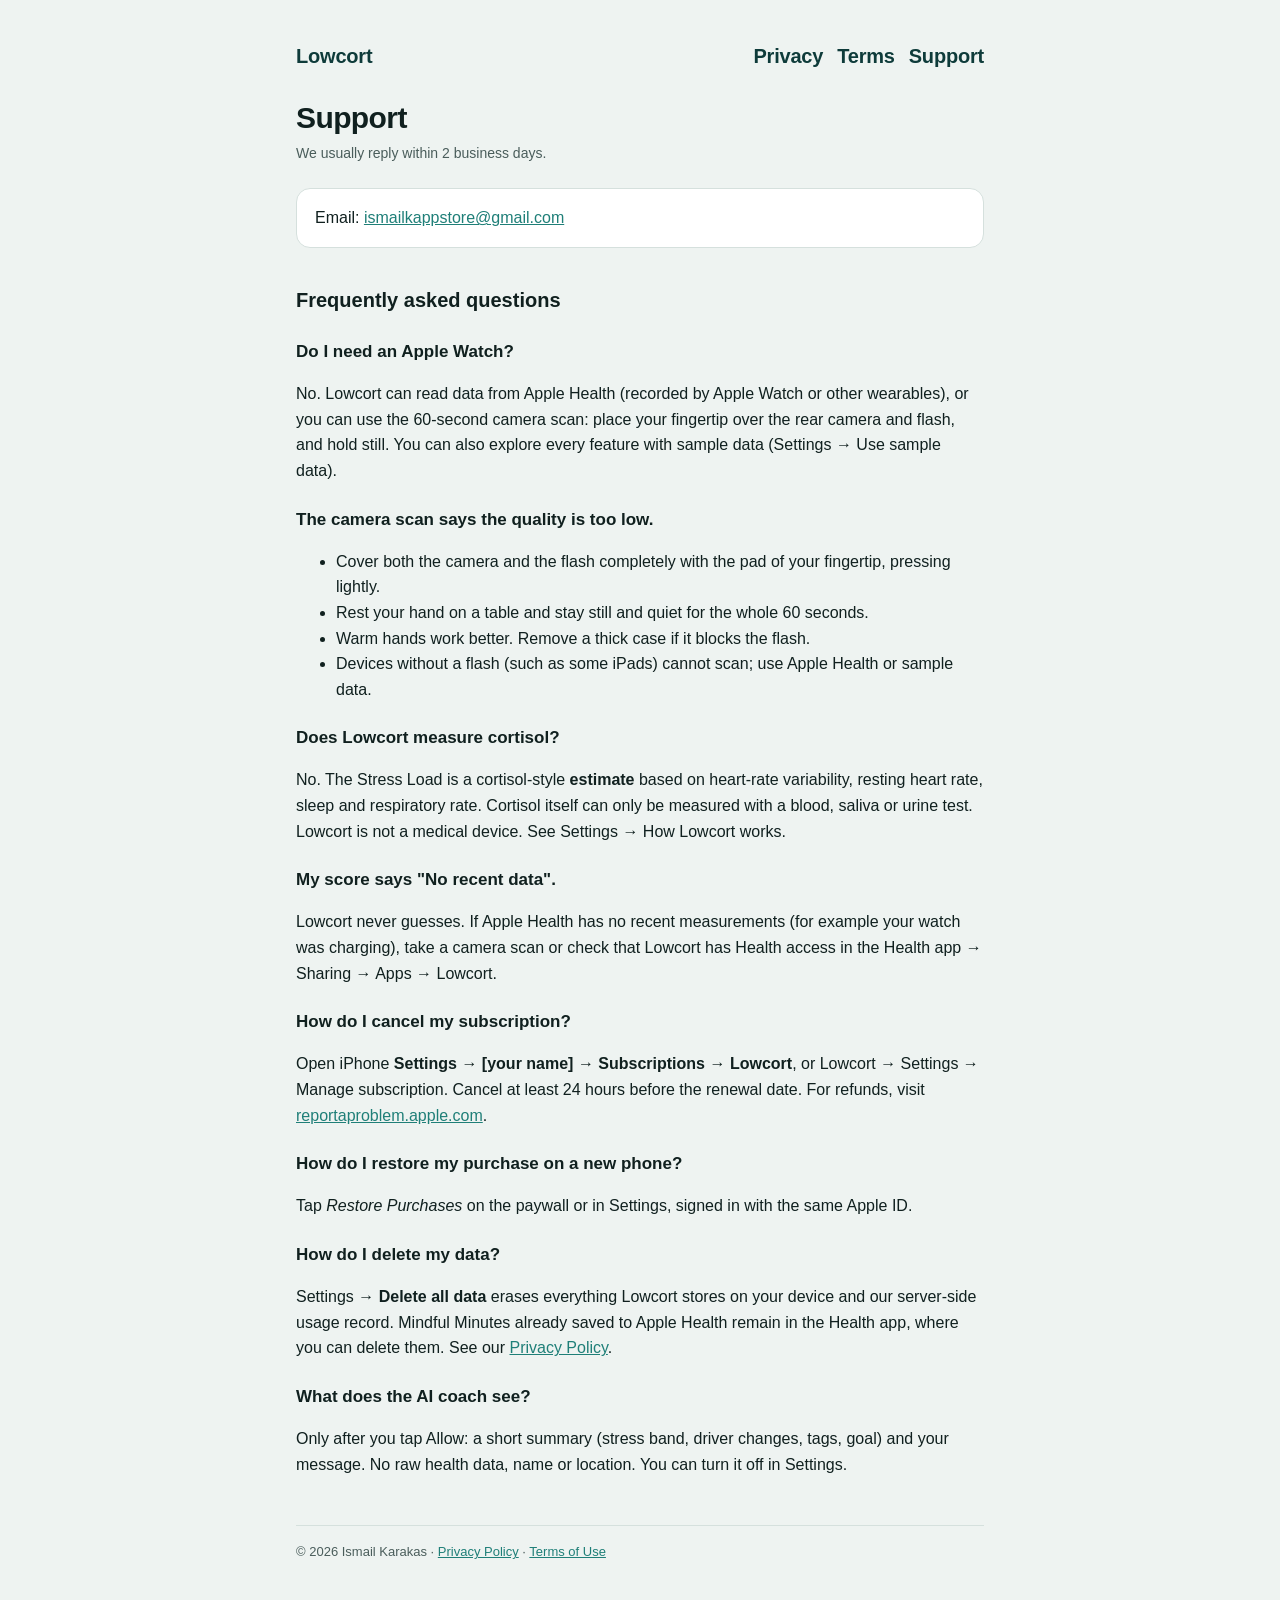
<file: lowcort/support.html>
<!doctype html>
<html lang="en">
<head>
<meta charset="utf-8">
<meta name="viewport" content="width=device-width, initial-scale=1">
<title>Lowcort Support</title>
<link rel="stylesheet" href="style.css">
</head>
<body>
<main>
<header class="brand"><a href="index.html">Lowcort</a>
<nav><a href="privacy.html">Privacy</a><a href="terms.html">Terms</a><a href="support.html">Support</a></nav></header>

<h1>Support</h1>
<p class="meta">We usually reply within 2 business days.</p>

<div class="card">Email: <a href="mailto:ismailkappstore@gmail.com">ismailkappstore@gmail.com</a></div>

<h2>Frequently asked questions</h2>

<h3>Do I need an Apple Watch?</h3>
<p>No. Lowcort can read data from Apple Health (recorded by Apple Watch or other wearables), or you can use the 60-second camera scan: place your fingertip over the rear camera and flash, and hold still. You can also explore every feature with sample data (Settings → Use sample data).</p>

<h3>The camera scan says the quality is too low.</h3>
<ul>
<li>Cover both the camera and the flash completely with the pad of your fingertip, pressing lightly.</li>
<li>Rest your hand on a table and stay still and quiet for the whole 60 seconds.</li>
<li>Warm hands work better. Remove a thick case if it blocks the flash.</li>
<li>Devices without a flash (such as some iPads) cannot scan; use Apple Health or sample data.</li>
</ul>

<h3>Does Lowcort measure cortisol?</h3>
<p>No. The Stress Load is a cortisol-style <strong>estimate</strong> based on heart-rate variability, resting heart rate, sleep and respiratory rate. Cortisol itself can only be measured with a blood, saliva or urine test. Lowcort is not a medical device. See Settings → How Lowcort works.</p>

<h3>My score says "No recent data".</h3>
<p>Lowcort never guesses. If Apple Health has no recent measurements (for example your watch was charging), take a camera scan or check that Lowcort has Health access in the Health app → Sharing → Apps → Lowcort.</p>

<h3>How do I cancel my subscription?</h3>
<p>Open iPhone <strong>Settings → [your name] → Subscriptions → Lowcort</strong>, or Lowcort → Settings → Manage subscription. Cancel at least 24 hours before the renewal date. For refunds, visit <a href="https://reportaproblem.apple.com">reportaproblem.apple.com</a>.</p>

<h3>How do I restore my purchase on a new phone?</h3>
<p>Tap <em>Restore Purchases</em> on the paywall or in Settings, signed in with the same Apple ID.</p>

<h3>How do I delete my data?</h3>
<p>Settings → <strong>Delete all data</strong> erases everything Lowcort stores on your device and our server-side usage record. Mindful Minutes already saved to Apple Health remain in the Health app, where you can delete them. See our <a href="privacy.html">Privacy Policy</a>.</p>

<h3>What does the AI coach see?</h3>
<p>Only after you tap Allow: a short summary (stress band, driver changes, tags, goal) and your message. No raw health data, name or location. You can turn it off in Settings.</p>

<footer>© 2026 Ismail Karakas · <a href="privacy.html">Privacy Policy</a> · <a href="terms.html">Terms of Use</a></footer>
</main>
</body>
</html>
</file>
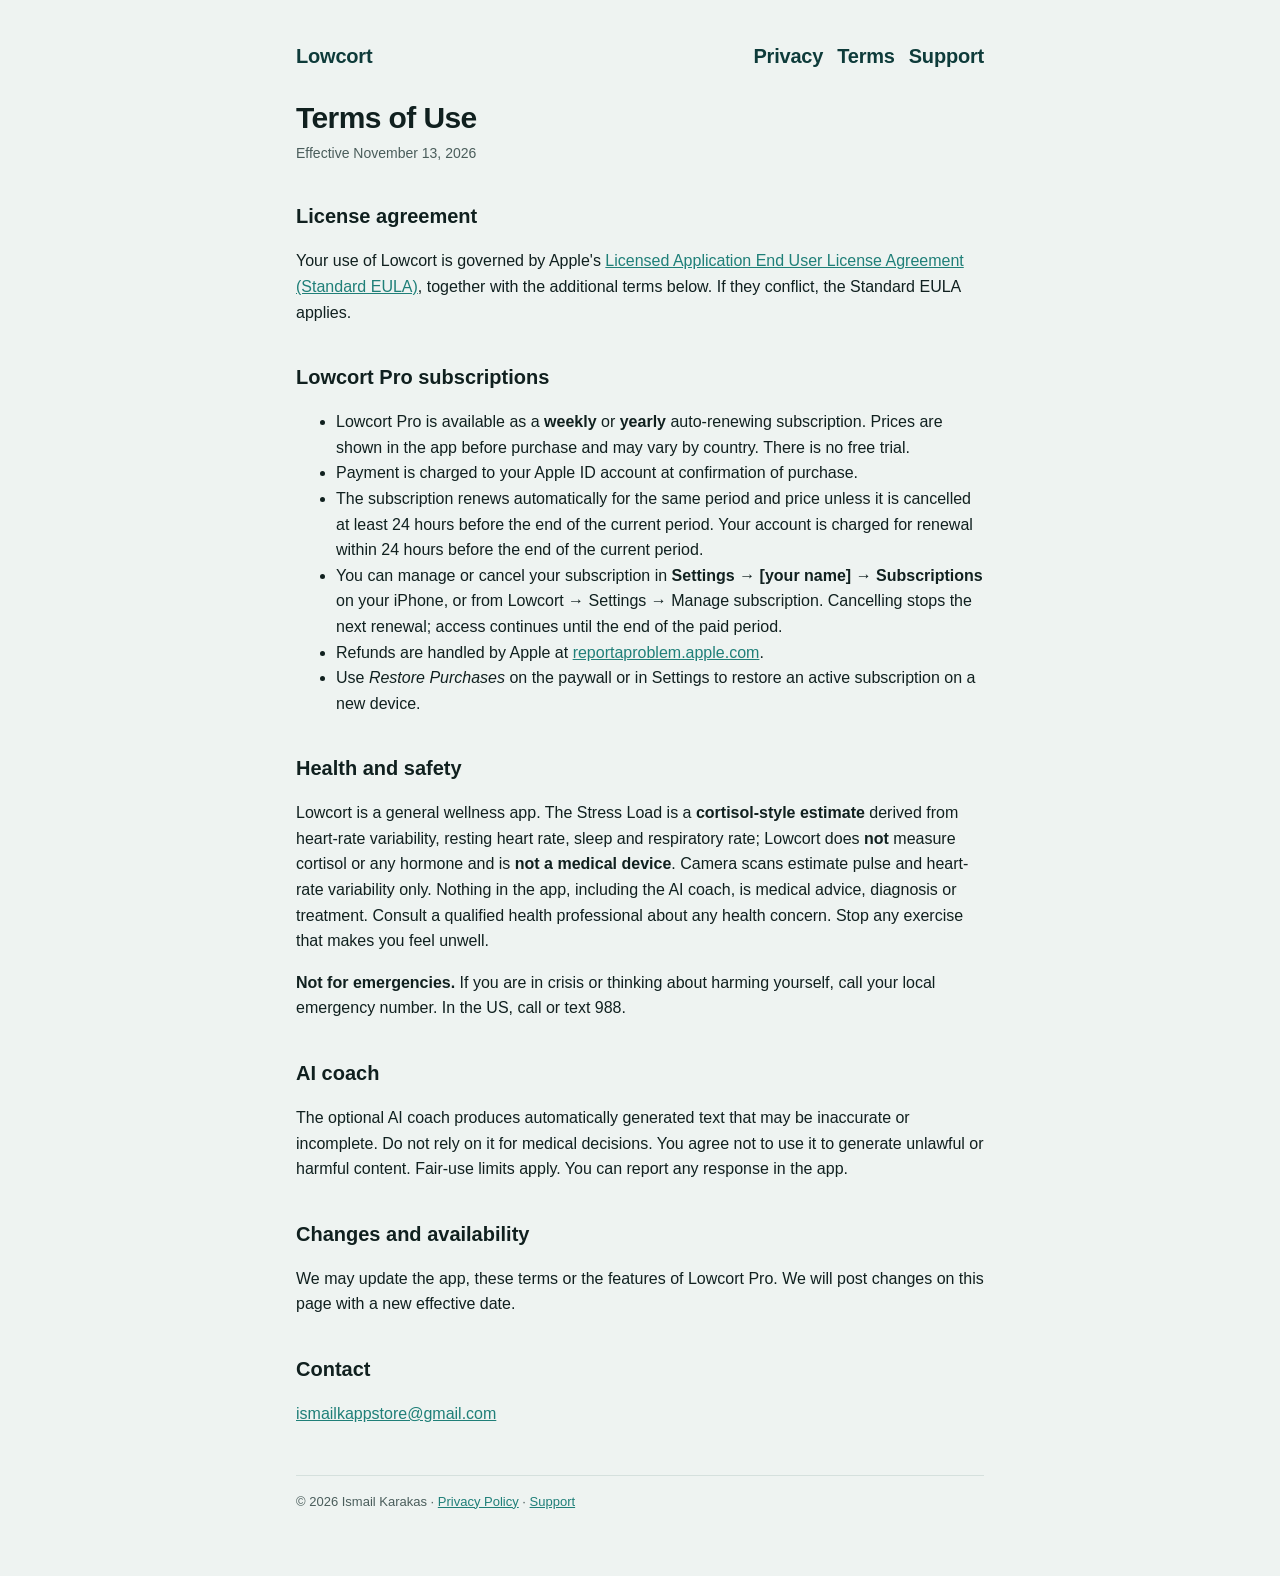
<file: lowcort/terms.html>
<!doctype html>
<html lang="en">
<head>
<meta charset="utf-8">
<meta name="viewport" content="width=device-width, initial-scale=1">
<title>Lowcort Terms of Use</title>
<link rel="stylesheet" href="style.css">
</head>
<body>
<main>
<header class="brand"><a href="index.html">Lowcort</a>
<nav><a href="privacy.html">Privacy</a><a href="terms.html">Terms</a><a href="support.html">Support</a></nav></header>

<h1>Terms of Use</h1>
<p class="meta">Effective November 13, 2026</p>

<h2>License agreement</h2>
<p>Your use of Lowcort is governed by Apple's <a href="https://www.apple.com/legal/internet-services/itunes/dev/stdeula/">Licensed Application End User License Agreement (Standard EULA)</a>, together with the additional terms below. If they conflict, the Standard EULA applies.</p>

<h2>Lowcort Pro subscriptions</h2>
<ul>
<li>Lowcort Pro is available as a <strong>weekly</strong> or <strong>yearly</strong> auto-renewing subscription. Prices are shown in the app before purchase and may vary by country. There is no free trial.</li>
<li>Payment is charged to your Apple ID account at confirmation of purchase.</li>
<li>The subscription renews automatically for the same period and price unless it is cancelled at least 24 hours before the end of the current period. Your account is charged for renewal within 24 hours before the end of the current period.</li>
<li>You can manage or cancel your subscription in <strong>Settings → [your name] → Subscriptions</strong> on your iPhone, or from Lowcort → Settings → Manage subscription. Cancelling stops the next renewal; access continues until the end of the paid period.</li>
<li>Refunds are handled by Apple at <a href="https://reportaproblem.apple.com">reportaproblem.apple.com</a>.</li>
<li>Use <em>Restore Purchases</em> on the paywall or in Settings to restore an active subscription on a new device.</li>
</ul>

<h2>Health and safety</h2>
<p>Lowcort is a general wellness app. The Stress Load is a <strong>cortisol-style estimate</strong> derived from heart-rate variability, resting heart rate, sleep and respiratory rate; Lowcort does <strong>not</strong> measure cortisol or any hormone and is <strong>not a medical device</strong>. Camera scans estimate pulse and heart-rate variability only. Nothing in the app, including the AI coach, is medical advice, diagnosis or treatment. Consult a qualified health professional about any health concern. Stop any exercise that makes you feel unwell.</p>
<p><strong>Not for emergencies.</strong> If you are in crisis or thinking about harming yourself, call your local emergency number. In the US, call or text 988.</p>

<h2>AI coach</h2>
<p>The optional AI coach produces automatically generated text that may be inaccurate or incomplete. Do not rely on it for medical decisions. You agree not to use it to generate unlawful or harmful content. Fair-use limits apply. You can report any response in the app.</p>

<h2>Changes and availability</h2>
<p>We may update the app, these terms or the features of Lowcort Pro. We will post changes on this page with a new effective date.</p>

<h2>Contact</h2>
<p><a href="mailto:ismailkappstore@gmail.com">ismailkappstore@gmail.com</a></p>

<footer>© 2026 Ismail Karakas · <a href="privacy.html">Privacy Policy</a> · <a href="support.html">Support</a></footer>
</main>
</body>
</html>
</file>
<file: assets/style.css>
:root {
  --bg: #f6f3ec;
  --surface: #ffffff;
  --text: #15130f;
  --text2: #5c574d;
  --line: #e7e1d4;
  --accent: #9e6f24;
}
@media (prefers-color-scheme: dark) {
  :root {
    --bg: #0a0a0b;
    --surface: #141415;
    --text: #f4f1ea;
    --text2: #a9a49a;
    --line: #26262a;
    --accent: #e6c584;
  }
}
* { box-sizing: border-box; }
body {
  margin: 0;
  background: var(--bg);
  color: var(--text);
  font: 16px/1.65 -apple-system, BlinkMacSystemFont, "Segoe UI", Roboto, "Helvetica Neue", Arial, sans-serif;
}
main { max-width: 760px; margin: 0 auto; padding: 48px 20px 80px; }
header { display: flex; align-items: center; gap: 12px; margin-bottom: 28px; }
header .mark {
  width: 40px; height: 40px; border-radius: 11px;
  background: linear-gradient(135deg, #f7e6bc, #ddb673 55%, #a87a30);
}
header .brand { font-weight: 700; letter-spacing: .28em; font-size: 14px; }
nav.lang { margin-left: auto; font-size: 14px; }
nav.lang a { color: var(--text2); margin-left: 12px; }
h1 { font-size: 34px; line-height: 1.15; margin: 0 0 6px; letter-spacing: -.02em; }
.updated { color: var(--text2); margin: 0 0 32px; font-size: 14px; }
h2 { font-size: 20px; margin: 36px 0 8px; }
p, li { color: var(--text); }
li { margin: 4px 0; }
a { color: var(--accent); }
.card {
  background: var(--surface); border: 1px solid var(--line); border-radius: 18px;
  padding: 18px 20px; margin: 14px 0;
}
table { width: 100%; border-collapse: collapse; font-size: 15px; }
th, td { text-align: left; padding: 10px 8px; border-bottom: 1px solid var(--line); vertical-align: top; }
th { color: var(--text2); font-weight: 600; }
footer { margin-top: 48px; color: var(--text2); font-size: 14px; }
.apps a { display: block; padding: 14px 0; border-bottom: 1px solid var(--line); text-decoration: none; }
</file>
<file: lowcort/style.css>
:root {
  --bg: #EEF3F1;
  --surface: #FFFFFF;
  --text: #10201F;
  --muted: #4A5D5B;
  --accent: #0E3B3A;
  --link: #1F7F78;
  --rule: #D5E0DD;
}
@media (prefers-color-scheme: dark) {
  :root {
    --bg: #0B1716;
    --surface: #12211F;
    --text: #E8F0EE;
    --muted: #9DB2AE;
    --accent: #2BA39A;
    --link: #5CC9BF;
    --rule: #22403C;
  }
}
* { box-sizing: border-box; }
html { -webkit-text-size-adjust: 100%; }
body {
  margin: 0;
  background: var(--bg);
  color: var(--text);
  font: 16px/1.6 -apple-system, BlinkMacSystemFont, "SF Pro Text", "Segoe UI", Roboto, Helvetica, Arial, sans-serif;
}
main {
  max-width: 720px;
  margin: 0 auto;
  padding: 40px 16px 64px;
}
header.brand { display: flex; align-items: center; gap: 10px; margin-bottom: 28px; }
header.brand a { color: var(--accent); font-weight: 700; font-size: 20px; text-decoration: none; letter-spacing: -0.01em; }
nav { margin-left: auto; display: flex; gap: 14px; font-size: 14px; }
nav a { color: var(--muted); text-decoration: none; }
nav a:hover { color: var(--link); }
h1 { font-size: 30px; line-height: 1.2; margin: 0 0 6px; letter-spacing: -0.02em; }
h2 { font-size: 20px; margin: 36px 0 8px; }
h3 { font-size: 17px; margin: 22px 0 6px; }
p, li { color: var(--text); }
.meta { color: var(--muted); font-size: 14px; margin: 0 0 24px; }
.card { background: var(--surface); border: 1px solid var(--rule); border-radius: 14px; padding: 16px 18px; margin: 16px 0; }
a { color: var(--link); }
table { width: 100%; border-collapse: collapse; font-size: 15px; margin: 12px 0; }
th, td { text-align: left; padding: 8px 6px; border-bottom: 1px solid var(--rule); vertical-align: top; }
th { color: var(--muted); font-weight: 600; }
.table-wrap { overflow-x: auto; }
footer { margin-top: 48px; color: var(--muted); font-size: 13px; border-top: 1px solid var(--rule); padding-top: 16px; }
</file>
